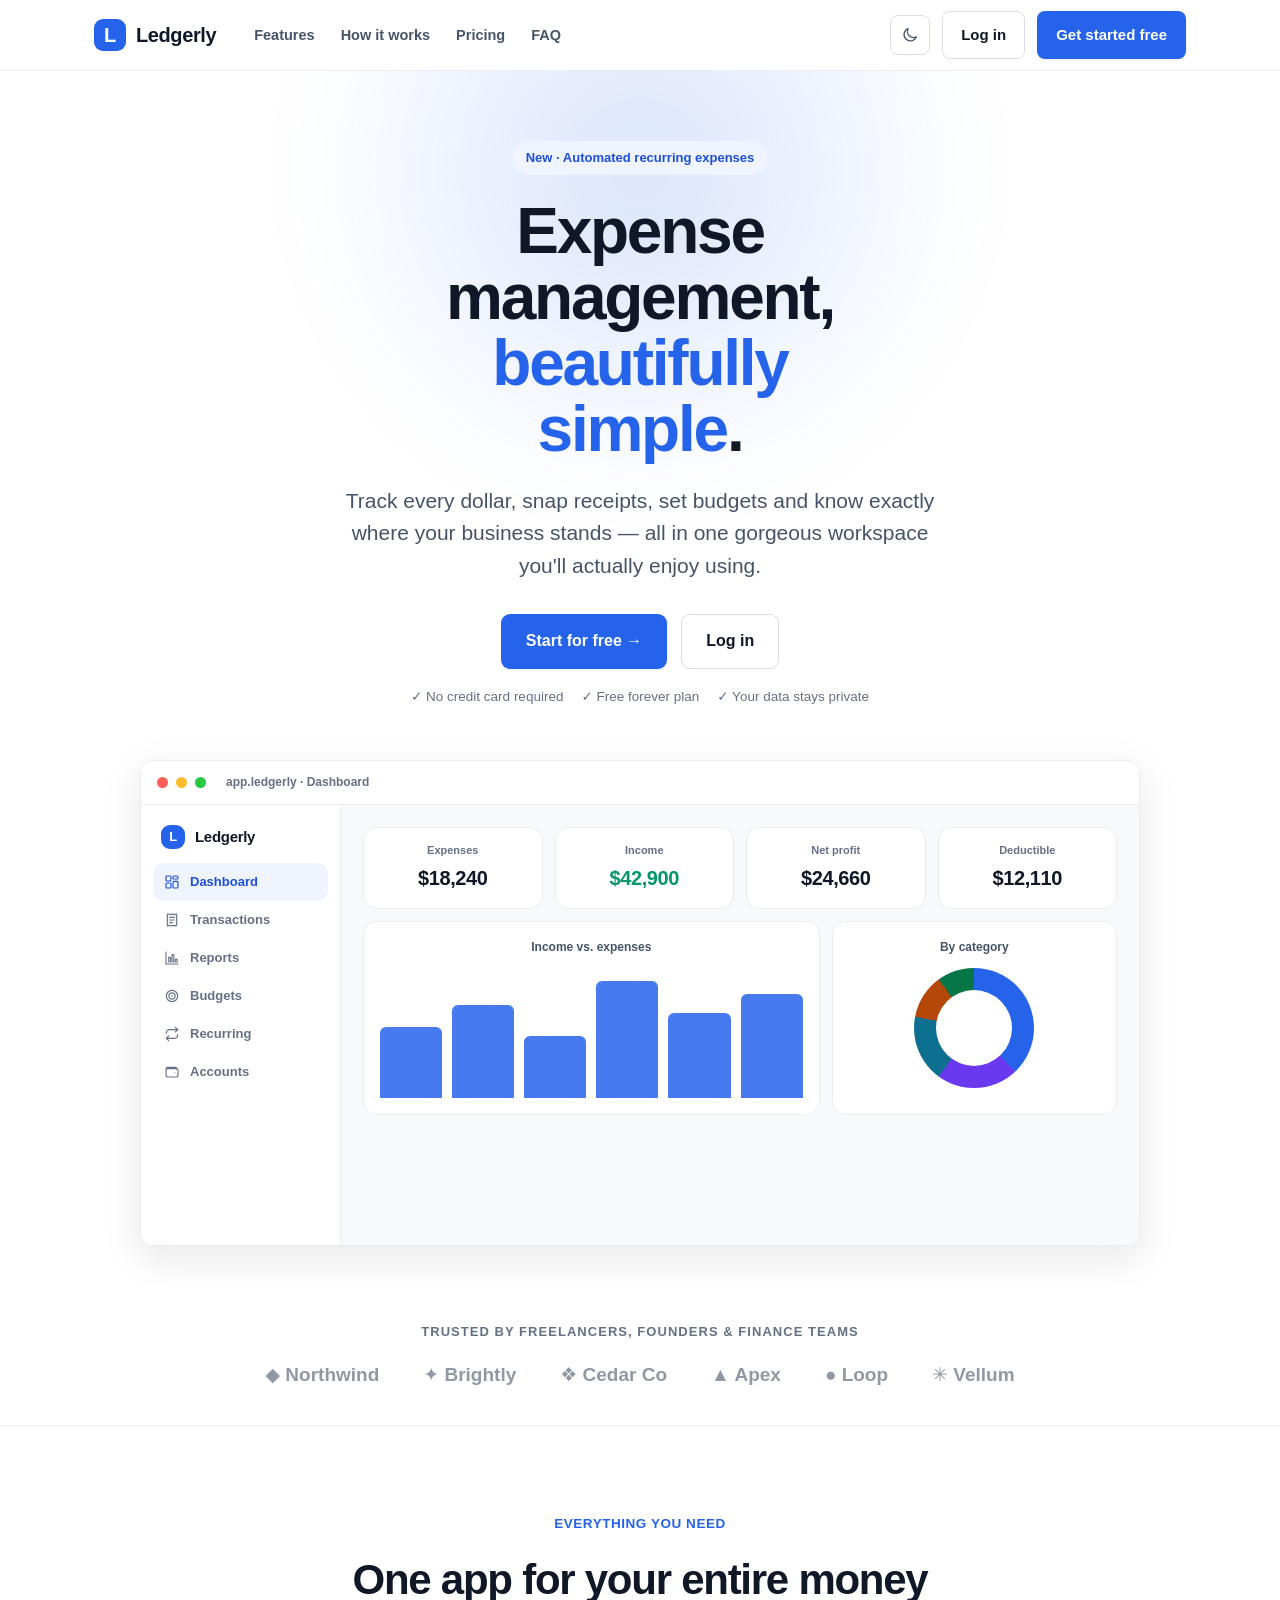
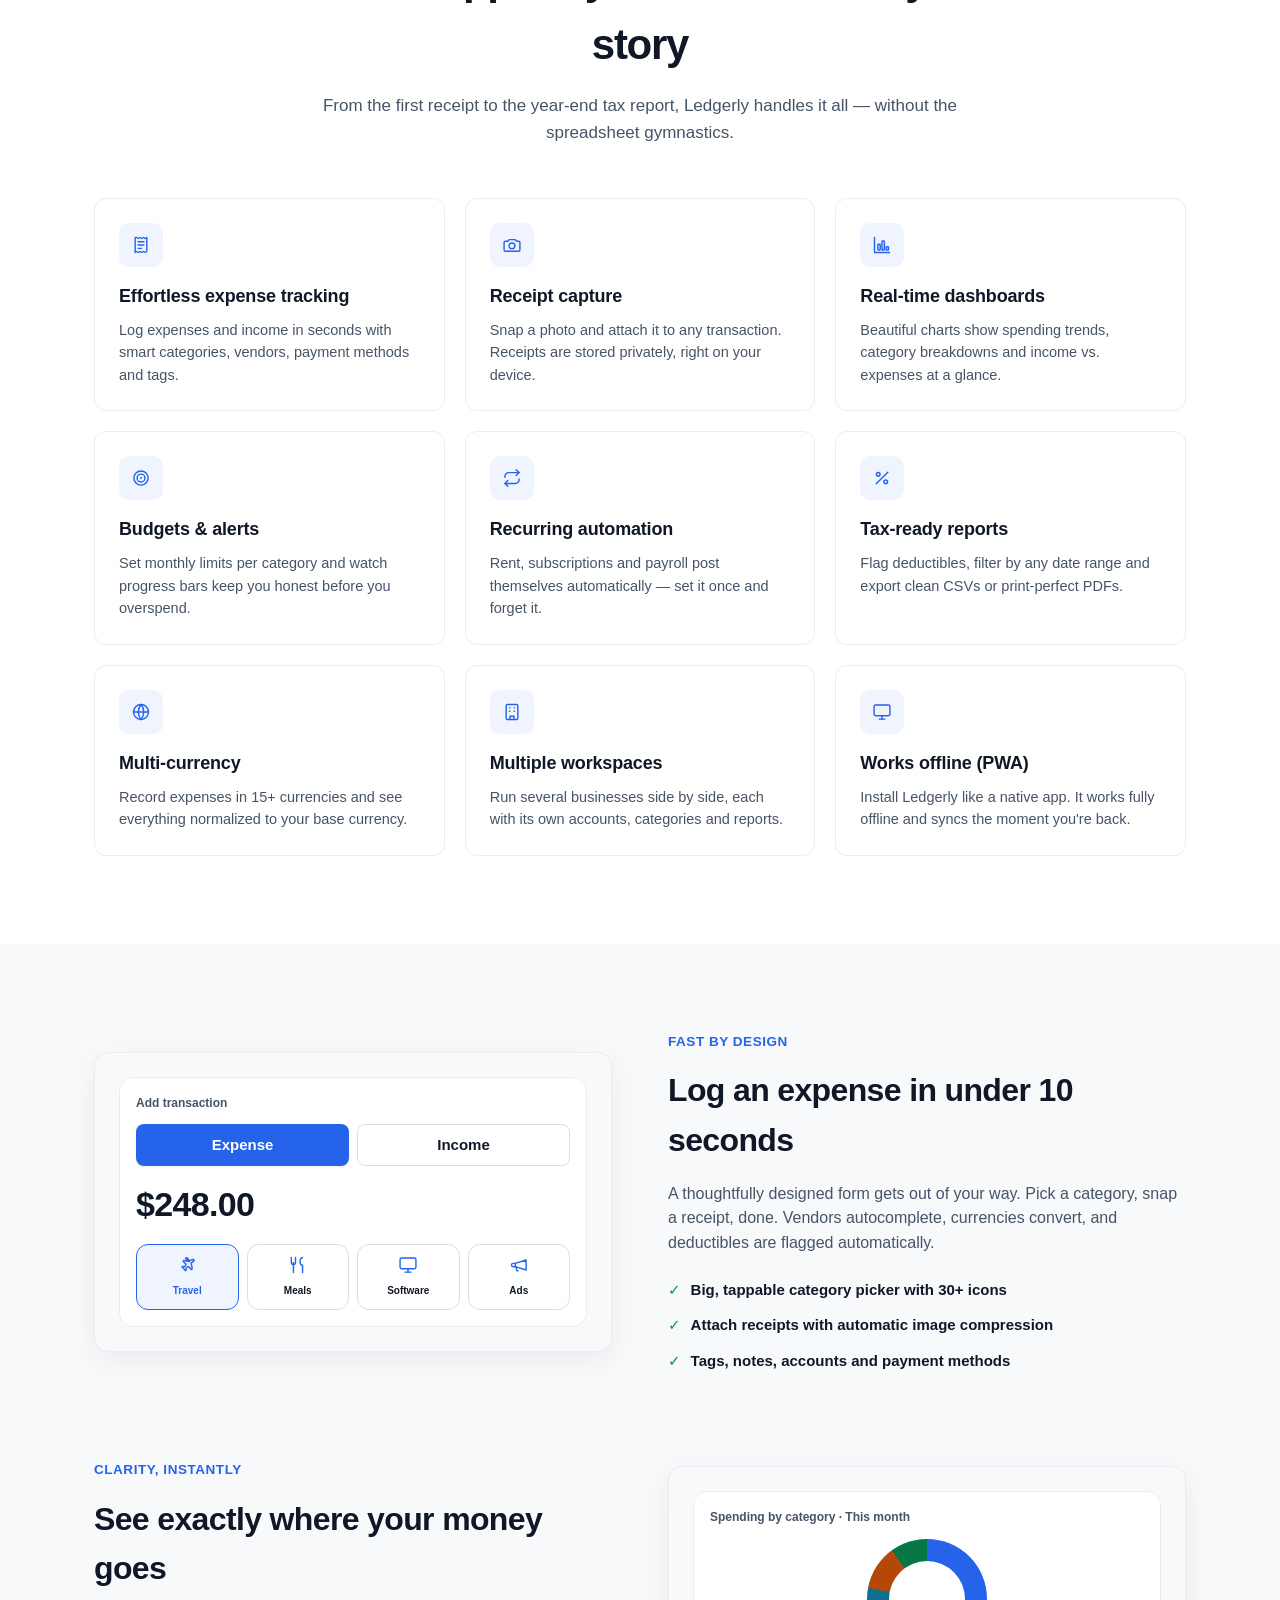
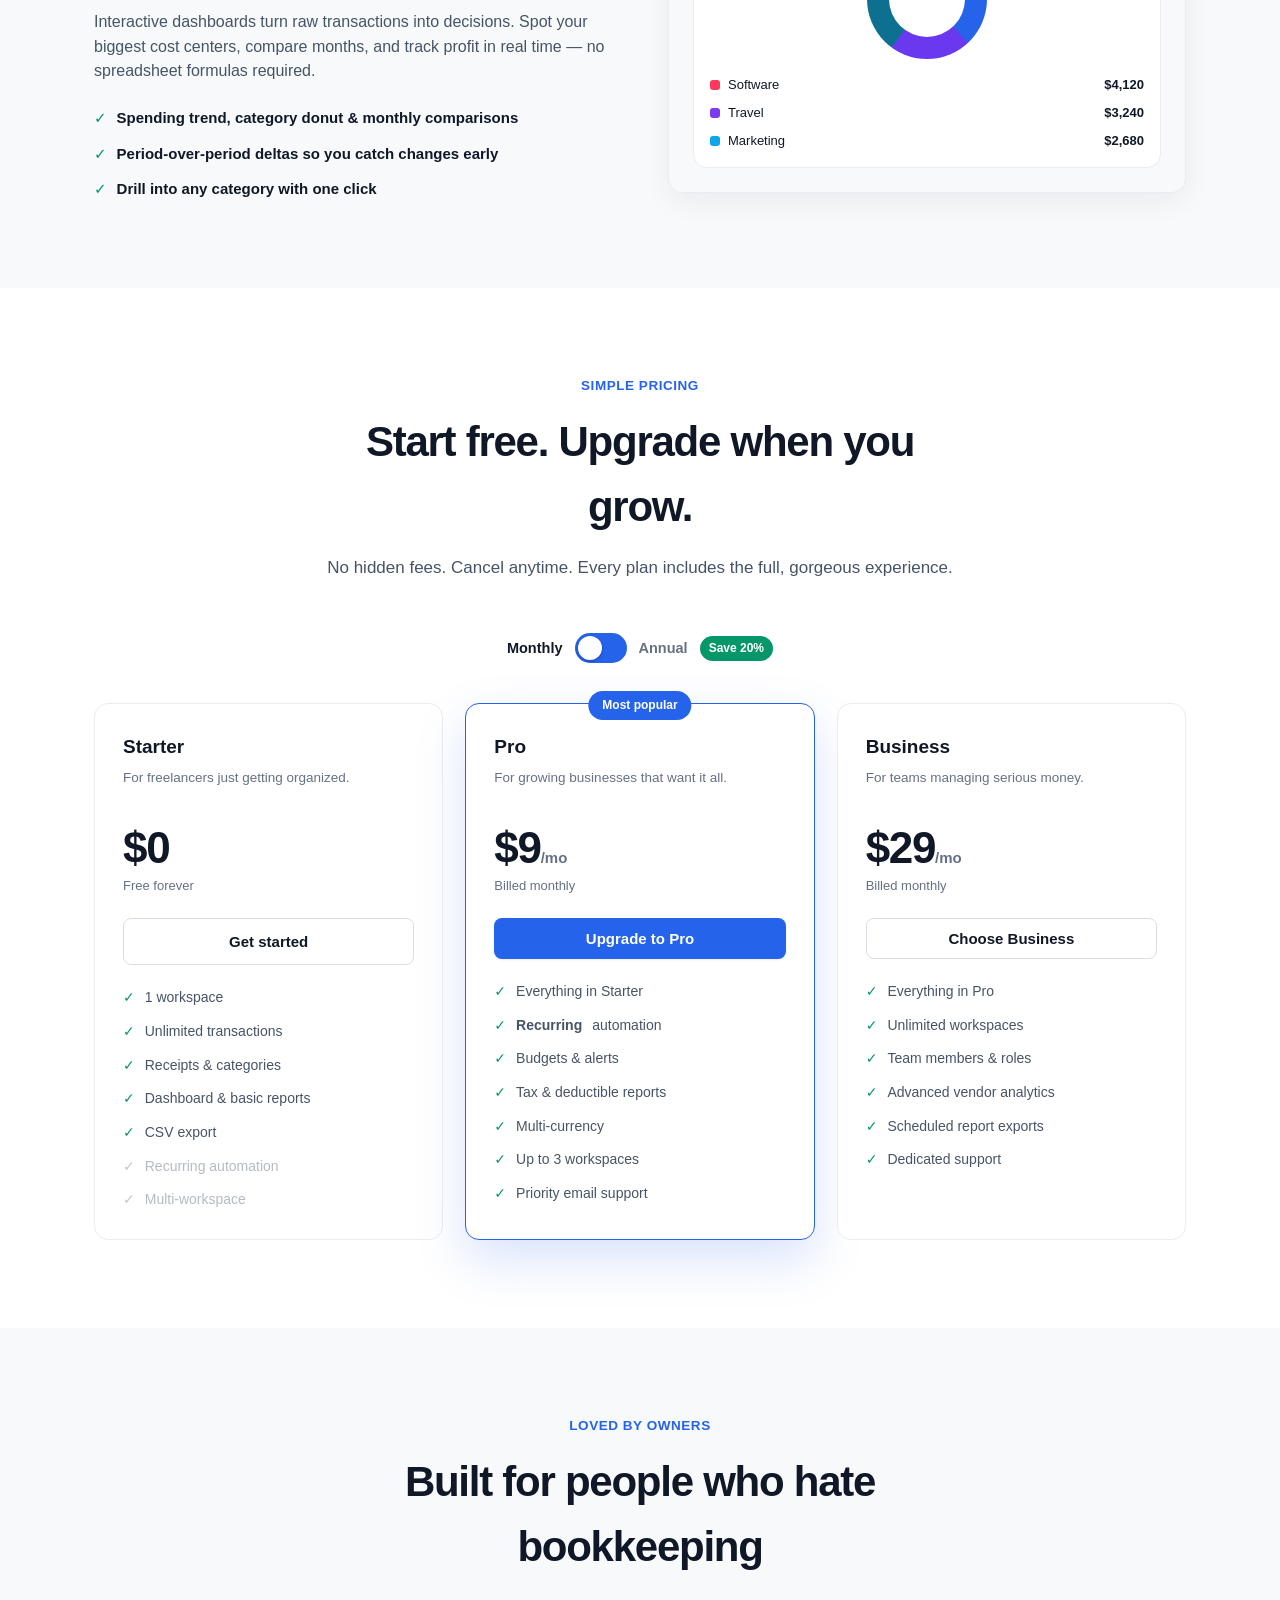
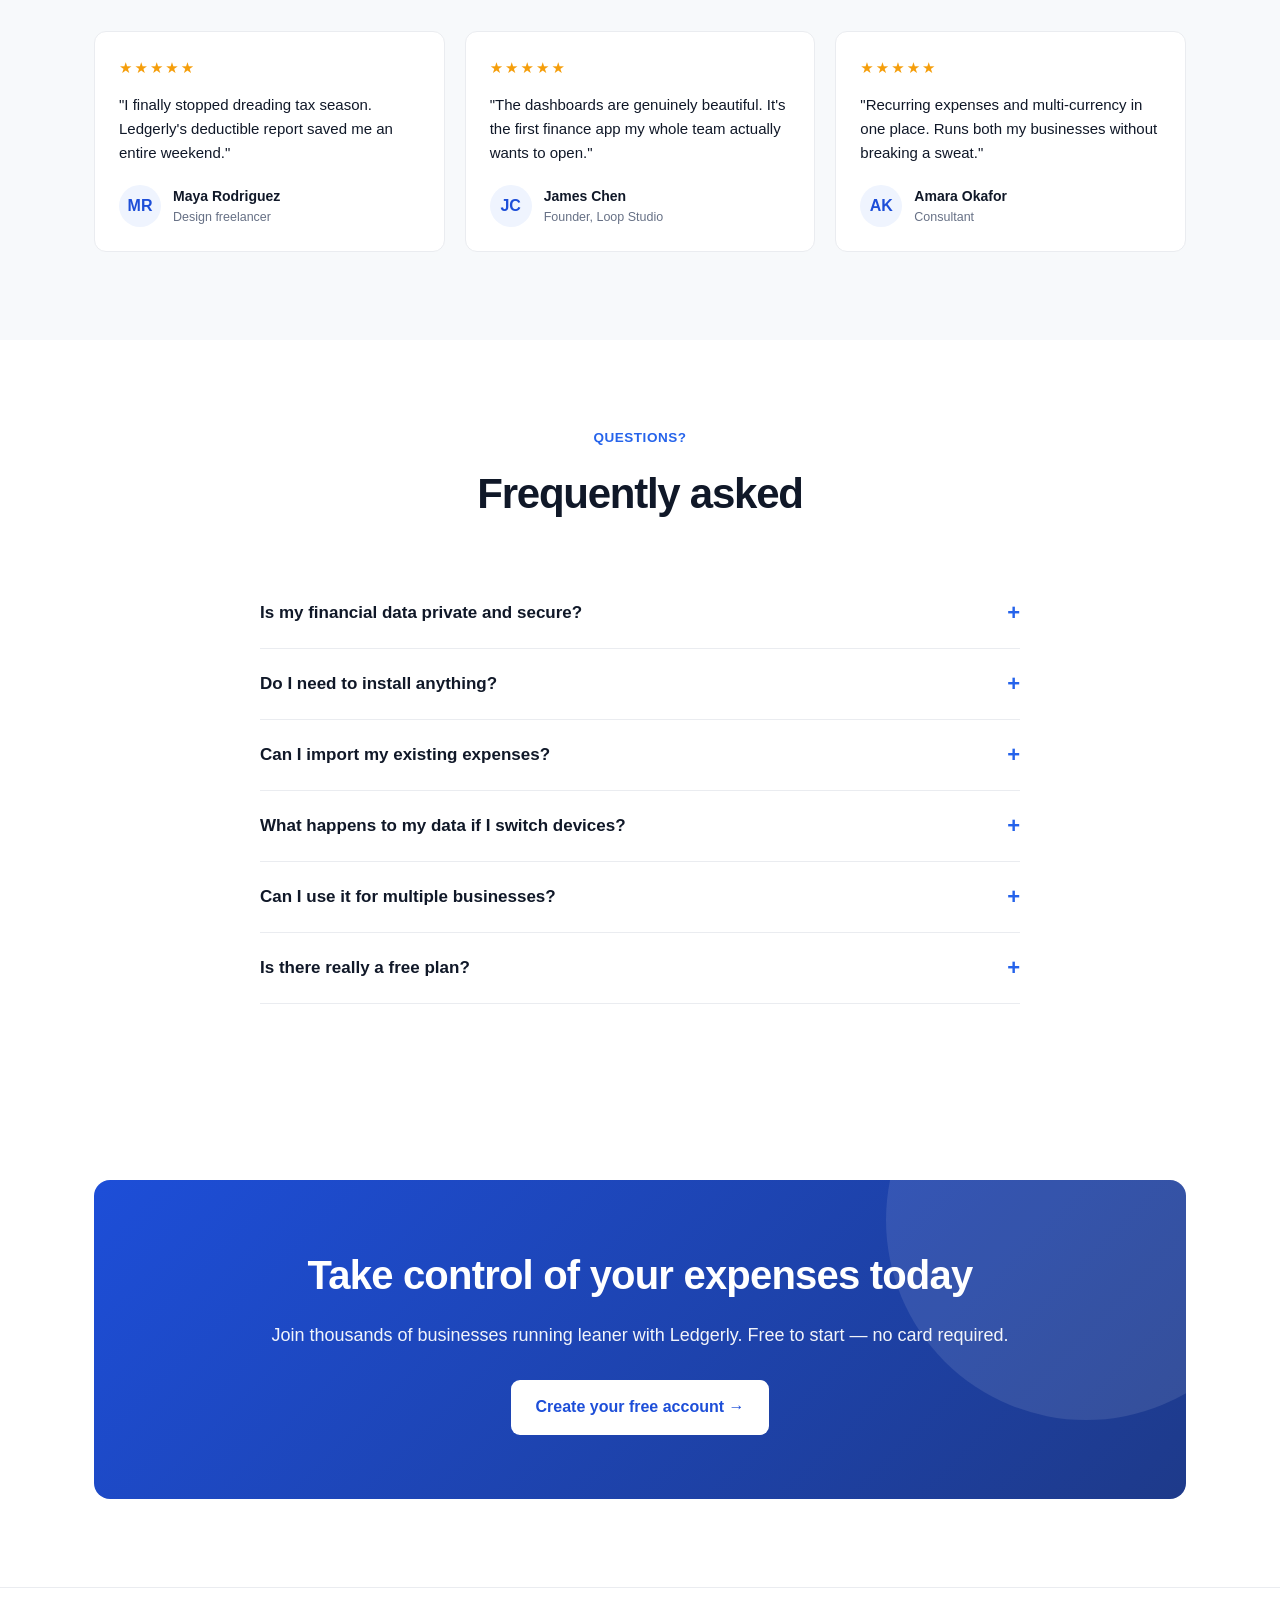
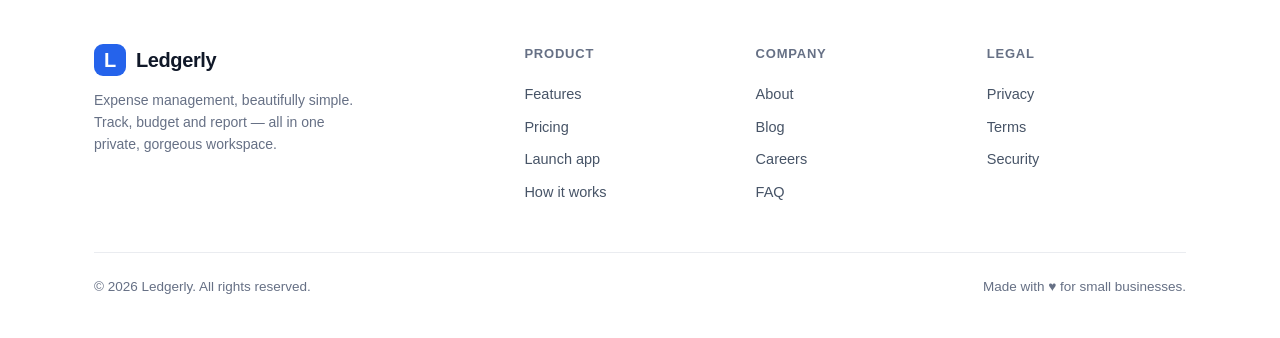
<file: index.html>
<!DOCTYPE html>
<html lang="en">
<head>
<meta charset="UTF-8" />
<meta name="viewport" content="width=device-width, initial-scale=1.0" />
<title>Ledgerly — Expense management, beautifully simple</title>
<meta name="description" content="Ledgerly is the beautifully simple way to track business expenses, capture receipts, set budgets and export tax-ready reports. Free to start." />
<meta name="theme-color" content="#FFFFFF" />
<meta property="og:title" content="Ledgerly — Expense management, beautifully simple" />
<meta property="og:description" content="Track expenses, capture receipts, set budgets and export tax-ready reports." />
<meta property="og:type" content="website" />
<link rel="icon" href="icons/icon.svg" type="image/svg+xml" />
<link rel="apple-touch-icon" href="icons/icon-192.png" />
<link rel="manifest" href="manifest.webmanifest" />
<link rel="stylesheet" href="assets/css/landing.css" />
<script src="assets/js/icons.js"></script>
</head>
<body>

<!-- NAV -->
<header class="nav">
  <div class="container nav__in">
    <a class="logo" href="#top"><span class="logo__mark">L</span>Ledgerly</a>
    <nav class="nav__links">
      <a href="#features">Features</a>
      <a href="#how">How it works</a>
      <a href="#pricing">Pricing</a>
      <a href="#faq">FAQ</a>
      <a href="app/#login" class="nav__cta-m">Log in</a>
      <a href="app/#signup" class="nav__cta-m nav__cta-m--primary">Get started free</a>
    </nav>
    <div class="nav__right">
      <button class="iconbtn" id="themeBtn" aria-label="Toggle theme"></button>
      <a class="btn btn--ghost" href="app/#login">Log in</a>
      <a class="btn btn--primary" href="app/#signup">Get started free</a>
    </div>
    <button class="iconbtn nav__toggle" id="navToggle" aria-label="Menu" data-ic="menu"></button>
  </div>
</header>

<div id="top"></div>

<!-- HERO -->
<section class="hero">
  <div class="hero__glow"></div>
  <div class="container hero__in">
    <span class="badge">New · Automated recurring expenses</span>
    <h1>Expense management, <span class="grad">beautifully simple</span>.</h1>
    <p class="sub">Track every dollar, snap receipts, set budgets and know exactly where your business stands — all in one gorgeous workspace you'll actually enjoy using.</p>
    <div class="hero__cta">
      <a class="btn btn--primary btn--lg" href="app/#signup">Start for free →</a>
      <a class="btn btn--ghost btn--lg" href="app/#login">Log in</a>
    </div>
    <div class="hero__meta">
      <span>✓ No credit card required</span>
      <span>✓ Free forever plan</span>
      <span>✓ Your data stays private</span>
    </div>

    <!-- PRODUCT MOCKUP -->
    <div class="mockup" aria-hidden="true">
      <div class="mockup__bar">
        <span class="mockup__dot" style="background:#FF5F57"></span>
        <span class="mockup__dot" style="background:#FEBC2E"></span>
        <span class="mockup__dot" style="background:#28C840"></span>
        <span style="margin-left:12px;font-size:12px;color:var(--ink-3);font-weight:600">app.ledgerly · Dashboard</span>
      </div>
      <div class="mockup__body">
        <div class="mockup__side">
          <div class="logo" style="font-size:15px;padding:4px 8px 14px"><span class="logo__mark" style="width:24px;height:24px;font-size:13px">L</span>Ledgerly</div>
          <div class="mockup__navitem on"><span data-ic="dashboard"></span> Dashboard</div>
          <div class="mockup__navitem"><span data-ic="receipt"></span> Transactions</div>
          <div class="mockup__navitem"><span data-ic="chart"></span> Reports</div>
          <div class="mockup__navitem"><span data-ic="target"></span> Budgets</div>
          <div class="mockup__navitem"><span data-ic="repeat"></span> Recurring</div>
          <div class="mockup__navitem"><span data-ic="wallet"></span> Accounts</div>
        </div>
        <div class="mockup__main">
          <div class="mk-stats">
            <div class="mk-stat"><div class="lbl">Expenses</div><div class="val">$18,240</div></div>
            <div class="mk-stat"><div class="lbl">Income</div><div class="val" style="color:var(--income)">$42,900</div></div>
            <div class="mk-stat"><div class="lbl">Net profit</div><div class="val">$24,660</div></div>
            <div class="mk-stat"><div class="lbl">Deductible</div><div class="val">$12,110</div></div>
          </div>
          <div class="mk-row">
            <div class="mk-card">
              <div class="mk-title">Income vs. expenses</div>
              <div class="mk-bars">
                <div class="mk-bar" style="height:55%"></div>
                <div class="mk-bar" style="height:72%"></div>
                <div class="mk-bar" style="height:48%"></div>
                <div class="mk-bar" style="height:90%"></div>
                <div class="mk-bar" style="height:66%"></div>
                <div class="mk-bar" style="height:80%"></div>
              </div>
            </div>
            <div class="mk-card">
              <div class="mk-title">By category</div>
              <div class="mk-donut"></div>
            </div>
          </div>
        </div>
      </div>
    </div>
  </div>
</section>

<!-- TRUST -->
<div class="trust">
  <div class="container">
    <p>Trusted by freelancers, founders & finance teams</p>
    <div class="trust__row">
      <span>◆ Northwind</span><span>✦ Brightly</span><span>❖ Cedar&nbsp;Co</span><span>▲ Apex</span><span>● Loop</span><span>✳ Vellum</span>
    </div>
  </div>
</div>

<!-- FEATURES -->
<section id="features">
  <div class="container">
    <div class="section-head">
      <div class="eyebrow">Everything you need</div>
      <h2>One app for your entire money story</h2>
      <p>From the first receipt to the year-end tax report, Ledgerly handles it all — without the spreadsheet gymnastics.</p>
    </div>
    <div class="features">
      <div class="feature"><div class="feature__ic" data-ic="receipt"></div><h3>Effortless expense tracking</h3><p>Log expenses and income in seconds with smart categories, vendors, payment methods and tags.</p></div>
      <div class="feature"><div class="feature__ic" data-ic="camera"></div><h3>Receipt capture</h3><p>Snap a photo and attach it to any transaction. Receipts are stored privately, right on your device.</p></div>
      <div class="feature"><div class="feature__ic" data-ic="chart"></div><h3>Real-time dashboards</h3><p>Beautiful charts show spending trends, category breakdowns and income vs. expenses at a glance.</p></div>
      <div class="feature"><div class="feature__ic" data-ic="target"></div><h3>Budgets & alerts</h3><p>Set monthly limits per category and watch progress bars keep you honest before you overspend.</p></div>
      <div class="feature"><div class="feature__ic" data-ic="repeat"></div><h3>Recurring automation</h3><p>Rent, subscriptions and payroll post themselves automatically — set it once and forget it.</p></div>
      <div class="feature"><div class="feature__ic" data-ic="percent"></div><h3>Tax-ready reports</h3><p>Flag deductibles, filter by any date range and export clean CSVs or print-perfect PDFs.</p></div>
      <div class="feature"><div class="feature__ic" data-ic="globe"></div><h3>Multi-currency</h3><p>Record expenses in 15+ currencies and see everything normalized to your base currency.</p></div>
      <div class="feature"><div class="feature__ic" data-ic="building"></div><h3>Multiple workspaces</h3><p>Run several businesses side by side, each with its own accounts, categories and reports.</p></div>
      <div class="feature"><div class="feature__ic" data-ic="monitor"></div><h3>Works offline (PWA)</h3><p>Install Ledgerly like a native app. It works fully offline and syncs the moment you're back.</p></div>
    </div>
  </div>
</section>

<!-- HOW IT WORKS / SPLITS -->
<section id="how" class="bg-soft">
  <div class="container">
    <div class="split">
      <div class="split__media">
        <div class="mk-card">
          <div class="mk-title">Add transaction</div>
          <div style="display:flex;gap:8px;margin-bottom:12px"><span class="btn btn--primary" style="flex:1;padding:8px">Expense</span><span class="btn btn--ghost" style="flex:1;padding:8px">Income</span></div>
          <div style="font-size:34px;font-weight:800;letter-spacing:-.02em">$248.00</div>
          <div style="display:grid;grid-template-columns:repeat(4,1fr);gap:8px;margin-top:14px">
            <div style="text-align:center;padding:10px 4px;border:1.5px solid var(--accent);border-radius:12px;background:var(--accent-soft);color:var(--accent)"><span data-ic="plane"></span><div style="font-size:10px;font-weight:600">Travel</div></div>
            <div style="text-align:center;padding:10px 4px;border:1.5px solid var(--line-2);border-radius:12px"><span data-ic="utensils"></span><div style="font-size:10px;font-weight:600">Meals</div></div>
            <div style="text-align:center;padding:10px 4px;border:1.5px solid var(--line-2);border-radius:12px"><span data-ic="monitor"></span><div style="font-size:10px;font-weight:600">Software</div></div>
            <div style="text-align:center;padding:10px 4px;border:1.5px solid var(--line-2);border-radius:12px"><span data-ic="megaphone"></span><div style="font-size:10px;font-weight:600">Ads</div></div>
          </div>
        </div>
      </div>
      <div>
        <div class="eyebrow">Fast by design</div>
        <h3>Log an expense in under 10 seconds</h3>
        <p>A thoughtfully designed form gets out of your way. Pick a category, snap a receipt, done. Vendors autocomplete, currencies convert, and deductibles are flagged automatically.</p>
        <ul>
          <li><span class="ck">✓</span> Big, tappable category picker with 30+ icons</li>
          <li><span class="ck">✓</span> Attach receipts with automatic image compression</li>
          <li><span class="ck">✓</span> Tags, notes, accounts and payment methods</li>
        </ul>
      </div>
    </div>

    <div class="split split--rev" style="margin-top:88px">
      <div class="split__media">
        <div class="mk-card">
          <div class="mk-title">Spending by category · This month</div>
          <div class="mk-donut" style="margin:10px auto 16px"></div>
          <div style="display:flex;flex-direction:column;gap:8px">
            <div style="display:flex;align-items:center;gap:8px;font-size:13px"><span style="width:10px;height:10px;border-radius:3px;background:#FF385C"></span>Software<span style="margin-left:auto;font-weight:700">$4,120</span></div>
            <div style="display:flex;align-items:center;gap:8px;font-size:13px"><span style="width:10px;height:10px;border-radius:3px;background:#7C3AED"></span>Travel<span style="margin-left:auto;font-weight:700">$3,240</span></div>
            <div style="display:flex;align-items:center;gap:8px;font-size:13px"><span style="width:10px;height:10px;border-radius:3px;background:#0EA5E9"></span>Marketing<span style="margin-left:auto;font-weight:700">$2,680</span></div>
          </div>
        </div>
      </div>
      <div>
        <div class="eyebrow">Clarity, instantly</div>
        <h3>See exactly where your money goes</h3>
        <p>Interactive dashboards turn raw transactions into decisions. Spot your biggest cost centers, compare months, and track profit in real time — no spreadsheet formulas required.</p>
        <ul>
          <li><span class="ck">✓</span> Spending trend, category donut & monthly comparisons</li>
          <li><span class="ck">✓</span> Period-over-period deltas so you catch changes early</li>
          <li><span class="ck">✓</span> Drill into any category with one click</li>
        </ul>
      </div>
    </div>
  </div>
</section>

<!-- PRICING -->
<section id="pricing">
  <div class="container">
    <div class="section-head">
      <div class="eyebrow">Simple pricing</div>
      <h2>Start free. Upgrade when you grow.</h2>
      <p>No hidden fees. Cancel anytime. Every plan includes the full, gorgeous experience.</p>
    </div>
    <div class="toggle-wrap">
      <span id="lblMonthly" style="color:var(--ink)">Monthly</span>
      <label class="switch"><input type="checkbox" id="billToggle" /><span class="tr"></span><span class="kn"></span></label>
      <span id="lblAnnual" style="color:var(--ink-3)">Annual</span>
      <span class="save-badge">Save 20%</span>
    </div>
    <div class="plans">
      <div class="plan">
        <h3>Starter</h3>
        <div class="plan__desc">For freelancers just getting organized.</div>
        <div class="plan__price">$0</div>
        <div class="plan__per">Free forever</div>
        <a class="btn btn--ghost plan__cta" href="app/#signup">Get started</a>
        <ul>
          <li><span class="ck">✓</span> 1 workspace</li>
          <li><span class="ck">✓</span> Unlimited transactions</li>
          <li><span class="ck">✓</span> Receipts & categories</li>
          <li><span class="ck">✓</span> Dashboard & basic reports</li>
          <li><span class="ck">✓</span> CSV export</li>
          <li class="off"><span class="ck">✓</span> Recurring automation</li>
          <li class="off"><span class="ck">✓</span> Multi-workspace</li>
        </ul>
      </div>
      <div class="plan plan--pop">
        <div class="plan__tag">Most popular</div>
        <h3>Pro</h3>
        <div class="plan__desc">For growing businesses that want it all.</div>
        <div class="plan__price"><span data-monthly>$9</span><span data-annual style="display:none">$7</span><small>/mo</small></div>
        <div class="plan__per"><span data-monthly>Billed monthly</span><span data-annual style="display:none">$84 billed annually</span></div>
        <button class="btn btn--primary plan__cta" data-checkout data-plan="Pro">Upgrade to Pro</button>
        <ul>
          <li><span class="ck">✓</span> Everything in Starter</li>
          <li><span class="ck">✓</span> <strong>Recurring</strong> automation</li>
          <li><span class="ck">✓</span> Budgets & alerts</li>
          <li><span class="ck">✓</span> Tax & deductible reports</li>
          <li><span class="ck">✓</span> Multi-currency</li>
          <li><span class="ck">✓</span> Up to 3 workspaces</li>
          <li><span class="ck">✓</span> Priority email support</li>
        </ul>
      </div>
      <div class="plan">
        <h3>Business</h3>
        <div class="plan__desc">For teams managing serious money.</div>
        <div class="plan__price"><span data-monthly>$29</span><span data-annual style="display:none">$23</span><small>/mo</small></div>
        <div class="plan__per"><span data-monthly>Billed monthly</span><span data-annual style="display:none">$276 billed annually</span></div>
        <button class="btn btn--ghost plan__cta" data-checkout data-plan="Business">Choose Business</button>
        <ul>
          <li><span class="ck">✓</span> Everything in Pro</li>
          <li><span class="ck">✓</span> Unlimited workspaces</li>
          <li><span class="ck">✓</span> Team members & roles</li>
          <li><span class="ck">✓</span> Advanced vendor analytics</li>
          <li><span class="ck">✓</span> Scheduled report exports</li>
          <li><span class="ck">✓</span> Dedicated support</li>
        </ul>
      </div>
    </div>
  </div>
</section>

<!-- TESTIMONIALS -->
<section class="bg-soft">
  <div class="container">
    <div class="section-head">
      <div class="eyebrow">Loved by owners</div>
      <h2>Built for people who hate bookkeeping</h2>
    </div>
    <div class="quotes">
      <div class="quote"><div class="quote__stars">★★★★★</div><p>"I finally stopped dreading tax season. Ledgerly's deductible report saved me an entire weekend."</p><div class="quote__who"><div class="quote__ava">MR</div><div><div class="quote__name">Maya Rodriguez</div><div class="quote__role">Design freelancer</div></div></div></div>
      <div class="quote"><div class="quote__stars">★★★★★</div><p>"The dashboards are genuinely beautiful. It's the first finance app my whole team actually wants to open."</p><div class="quote__who"><div class="quote__ava">JC</div><div><div class="quote__name">James Chen</div><div class="quote__role">Founder, Loop Studio</div></div></div></div>
      <div class="quote"><div class="quote__stars">★★★★★</div><p>"Recurring expenses and multi-currency in one place. Runs both my businesses without breaking a sweat."</p><div class="quote__who"><div class="quote__ava">AK</div><div><div class="quote__name">Amara Okafor</div><div class="quote__role">Consultant</div></div></div></div>
    </div>
  </div>
</section>

<!-- FAQ -->
<section id="faq">
  <div class="container">
    <div class="section-head"><div class="eyebrow">Questions?</div><h2>Frequently asked</h2></div>
    <div class="faq">
      <div class="faq__item"><button class="faq__q">Is my financial data private and secure?<span class="pm">+</span></button><div class="faq__a"><p>Absolutely. Ledgerly stores everything locally in your browser using IndexedDB — your transactions and receipts never leave your device unless you choose to export a backup. There's no central server holding your books.</p></div></div>
      <div class="faq__item"><button class="faq__q">Do I need to install anything?<span class="pm">+</span></button><div class="faq__a"><p>No. Ledgerly runs in any modern browser. If you'd like an app-like experience, you can install it to your home screen as a Progressive Web App — it then works fully offline.</p></div></div>
      <div class="faq__item"><button class="faq__q">Can I import my existing expenses?<span class="pm">+</span></button><div class="faq__a"><p>Yes. Head to Settings → Data & backup and import a CSV of your transactions, or restore a full JSON backup. We'll map common columns like date, amount, vendor and category automatically.</p></div></div>
      <div class="faq__item"><button class="faq__q">What happens to my data if I switch devices?<span class="pm">+</span></button><div class="faq__a"><p>Export a backup file from Settings on your old device and import it on the new one. It's a portable JSON file that contains all your workspaces, transactions and settings.</p></div></div>
      <div class="faq__item"><button class="faq__q">Can I use it for multiple businesses?<span class="pm">+</span></button><div class="faq__a"><p>Yes — create as many workspaces as your plan allows, each fully isolated with its own accounts, categories, budgets and reports. Switch between them instantly from the sidebar.</p></div></div>
      <div class="faq__item"><button class="faq__q">Is there really a free plan?<span class="pm">+</span></button><div class="faq__a"><p>Yes, the Starter plan is free forever and includes unlimited transactions, receipts and the full dashboard. Upgrade only when you want automation, budgets and multiple workspaces.</p></div></div>
    </div>
  </div>
</section>

<!-- CTA -->
<section>
  <div class="container">
    <div class="cta-band">
      <h2>Take control of your expenses today</h2>
      <p>Join thousands of businesses running leaner with Ledgerly. Free to start — no card required.</p>
      <a class="btn btn--white btn--lg" href="app/#signup" style="position:relative">Create your free account →</a>
    </div>
  </div>
</section>

<!-- FOOTER -->
<footer>
  <div class="container">
    <div class="foot__grid">
      <div class="foot__brand">
        <a class="logo" href="#top"><span class="logo__mark">L</span>Ledgerly</a>
        <p>Expense management, beautifully simple. Track, budget and report — all in one private, gorgeous workspace.</p>
      </div>
      <div class="foot__col"><h4>Product</h4><a href="#features">Features</a><a href="#pricing">Pricing</a><a href="app/">Launch app</a><a href="#how">How it works</a></div>
      <div class="foot__col"><h4>Company</h4><a href="#">About</a><a href="#">Blog</a><a href="#">Careers</a><a href="#faq">FAQ</a></div>
      <div class="foot__col"><h4>Legal</h4><a href="#">Privacy</a><a href="#">Terms</a><a href="#">Security</a></div>
    </div>
    <div class="foot__bottom">
      <span>© <span id="year"></span> Ledgerly. All rights reserved.</span>
      <span>Made with ♥ for small businesses.</span>
    </div>
  </div>
</footer>

<script>
(function () {
  try { document.querySelectorAll('[data-ic]').forEach(function(e){ e.innerHTML = L.icon(e.getAttribute('data-ic'), { size: 20 }); }); } catch(_) {}
  // theme
  function setTheme(t){ document.documentElement.setAttribute('data-theme', t); localStorage.setItem('ledgerly.theme', t); document.getElementById('themeBtn').innerHTML = t === 'dark' ? L.icon('sun',{size:18}) : L.icon('moon',{size:18}); document.querySelector('meta[name=theme-color]').setAttribute('content', t==='dark'?'#0B0F17':'#FFFFFF'); }
  var saved = localStorage.getItem('ledgerly.theme') || (matchMedia('(prefers-color-scheme: dark)').matches ? 'dark' : 'light');
  setTheme(saved);
  document.getElementById('themeBtn').onclick = function(){ setTheme(document.documentElement.getAttribute('data-theme') === 'dark' ? 'light' : 'dark'); };

  // year
  document.getElementById('year').textContent = new Date().getFullYear();

  // mobile nav
  document.getElementById('navToggle').onclick = function(){
    var links = document.querySelector('.nav__links');
    if (getComputedStyle(links).display === 'none') { links.style.display='flex'; links.style.position='absolute'; links.style.top='70px'; links.style.left='0'; links.style.right='0'; links.style.flexDirection='column'; links.style.background='var(--bg)'; links.style.padding='16px 24px'; links.style.borderBottom='1px solid var(--line)'; links.style.gap='4px'; }
    else { links.style.display='none'; }
  };
  document.querySelectorAll('.nav__links a').forEach(function(a){ a.addEventListener('click', function(){ if(window.innerWidth<=900){ document.querySelector('.nav__links').style.display='none'; } }); });

  // billing toggle
  var toggle = document.getElementById('billToggle');
  toggle.onchange = function(){
    var annual = toggle.checked;
    document.querySelectorAll('[data-monthly]').forEach(function(e){ e.style.display = annual ? 'none' : ''; });
    document.querySelectorAll('[data-annual]').forEach(function(e){ e.style.display = annual ? '' : 'none'; });
    document.getElementById('lblMonthly').style.color = annual ? 'var(--ink-3)' : 'var(--ink)';
    document.getElementById('lblAnnual').style.color = annual ? 'var(--ink)' : 'var(--ink-3)';
  };

  // FAQ
  document.querySelectorAll('.faq__q').forEach(function(q){
    q.onclick = function(){ q.parentElement.classList.toggle('open'); };
  });

  // Checkout (simulated — ready to swap in Stripe)
  var prices = { Pro: {m:9, a:84}, Business: {m:29, a:276} };
  function openCheckout(plan){
    var annual = toggle.checked;
    var price = annual ? '$' + prices[plan].a + '/yr' : '$' + prices[plan].m + '/mo';
    var overlay = document.createElement('div');
    overlay.className = 'co-overlay';
    overlay.innerHTML =
      '<div class="co">'+
        '<div class="co__head"><h3>Upgrade to '+plan+'</h3><button class="co__x">&times;</button></div>'+
        '<div class="co__body">'+
          '<div class="co__summary"><div><div style="font-weight:700">'+plan+' plan</div><div style="font-size:12.5px;color:var(--ink-3)">'+(annual?'Annual billing':'Monthly billing')+'</div></div><div style="font-size:22px;font-weight:800">'+price+'</div></div>'+
          '<div class="co__field"><label>Email</label><input type="email" placeholder="you@company.com" /></div>'+
          '<div class="co__field"><label>Card number</label><input inputmode="numeric" placeholder="4242 4242 4242 4242" /></div>'+
          '<div style="display:grid;grid-template-columns:1fr 1fr;gap:12px">'+
            '<div class="co__field"><label>Expiry</label><input placeholder="MM / YY" /></div>'+
            '<div class="co__field"><label>CVC</label><input placeholder="123" /></div>'+
          '</div>'+
          '<button class="btn btn--primary btn--lg" style="width:100%;margin-top:6px" id="coPay">Pay '+price+'</button>'+
          '<div class="co__note">This is a demo checkout. No card is charged. Connect Stripe to accept real payments.</div>'+
        '</div>'+
      '</div>';
    document.body.appendChild(overlay);
    document.body.style.overflow='hidden';
    requestAnimationFrame(function(){ overlay.classList.add('on'); });
    function close(){ overlay.classList.remove('on'); document.body.style.overflow=''; setTimeout(function(){ overlay.remove(); }, 220); }
    overlay.querySelector('.co__x').onclick = close;
    overlay.addEventListener('mousedown', function(e){ if(e.target===overlay) close(); });
    overlay.querySelector('#coPay').onclick = function(){
      var btn = overlay.querySelector('#coPay'); btn.textContent='Processing…'; btn.disabled=true;
      setTimeout(function(){
        overlay.querySelector('.co__body').innerHTML =
          '<div style="text-align:center;padding:20px 0">'+
            '<div style="width:64px;height:64px;border-radius:50%;background:#DCFCE7;color:#16A34A;font-size:32px;display:grid;place-items:center;margin:0 auto 16px">✓</div>'+
            '<h3 style="margin:0 0 6px;font-size:20px">You\'re all set!</h3>'+
            '<p style="color:var(--ink-3);margin:0 0 20px">Welcome to Ledgerly '+plan+'. Let\'s get you into your workspace.</p>'+
            '<a class="btn btn--primary btn--lg" style="width:100%" href="app/#signup">Open Ledgerly →</a>'+
          '</div>';
      }, 1100);
    };
  }
  document.querySelectorAll('[data-checkout]').forEach(function(b){
    b.onclick = function(){ openCheckout(b.getAttribute('data-plan')); };
  });

  // register SW
  if ('serviceWorker' in navigator) { navigator.serviceWorker.register('sw.js').catch(function(){}); }
})();
</script>
</body>
</html>
</file>
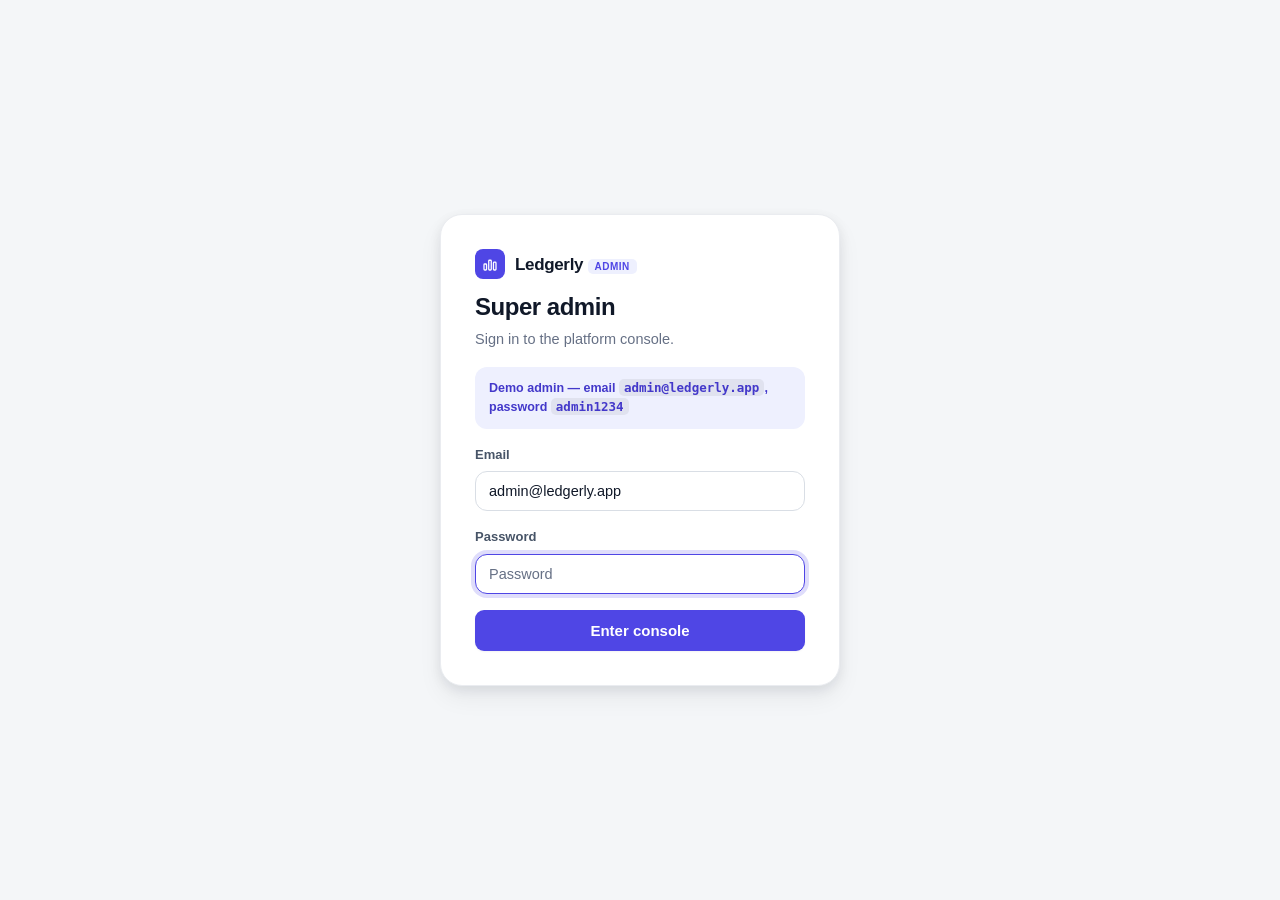
<file: admin/index.html>
<!DOCTYPE html>
<html lang="en">
<head>
  <meta charset="UTF-8" />
  <meta name="viewport" content="width=device-width, initial-scale=1.0, viewport-fit=cover" />
  <title>Ledgerly — Admin Console</title>
  <meta name="theme-color" content="#7C3AED" />
  <meta name="robots" content="noindex" />
  <link rel="icon" href="../icons/icon.svg" type="image/svg+xml" />
  <link rel="stylesheet" href="../assets/css/app.css" />
  <link rel="stylesheet" href="../assets/css/admin.css" />
  <style>
    #splash { position: fixed; inset: 0; display: grid; place-items: center; background: var(--bg); z-index: 999; }
  </style>
</head>
<body>
  <div id="splash"><div class="spinner"></div></div>
  <div id="admin-root"></div>

  <script src="../assets/js/util.js"></script>
  <script src="../assets/js/icons.js"></script>
  <script src="../assets/js/db.js"></script>
  <script src="../assets/js/store.js"></script>
  <script src="../assets/js/billing.js"></script>
  <script src="../assets/js/charts.js"></script>
  <script src="../assets/js/admin.js"></script>
</body>
</html>
</file>
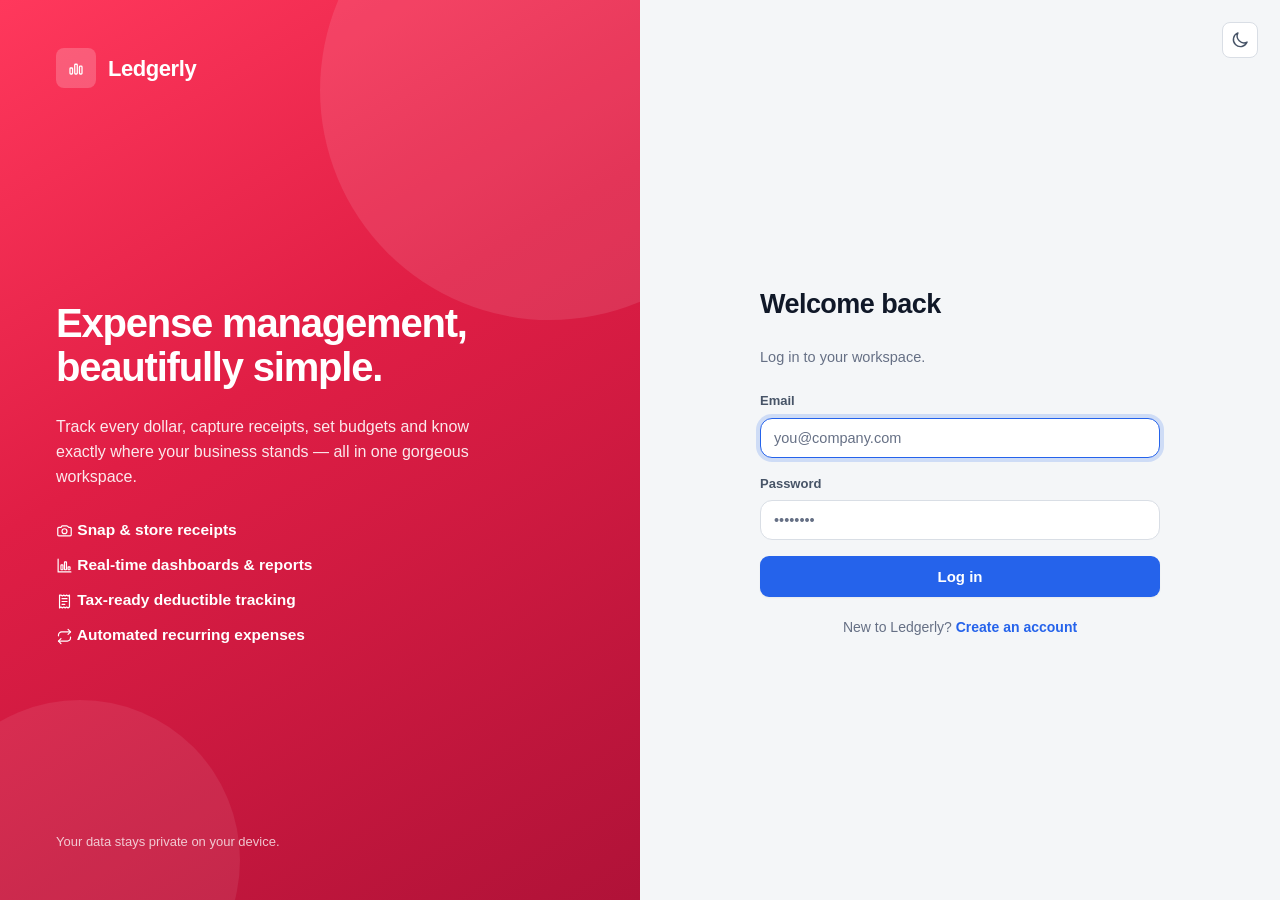
<file: app/index.html>
<!DOCTYPE html>
<html lang="en">
<head>
  <meta charset="UTF-8" />
  <meta name="viewport" content="width=device-width, initial-scale=1.0, viewport-fit=cover" />
  <title>Ledgerly — Expense Manager</title>
  <meta name="description" content="Ledgerly — track expenses, capture receipts, set budgets and export tax-ready reports. Beautifully simple expense management for your business." />
  <meta name="theme-color" content="#F4F6F8" />
  <link rel="manifest" href="../manifest.webmanifest" />
  <link rel="icon" href="../icons/icon.svg" type="image/svg+xml" />
  <link rel="apple-touch-icon" href="../icons/icon-192.png" />
  <link rel="stylesheet" href="../assets/css/app.css" />
  <style>
    #splash { position: fixed; inset: 0; display: grid; place-items: center; background: var(--bg); z-index: 999; }
    #splash .b { display: flex; flex-direction: column; align-items: center; gap: 16px; }
    #splash .lg { width: 52px; height: 52px; border-radius: 12px; background: #2563EB; display: grid; place-items: center; color: #fff; font-weight: 700; font-size: 24px; box-shadow: 0 6px 18px rgba(37,99,235,.28); animation: pop .5s cubic-bezier(.2,.7,.3,1); }
    @keyframes pop { from { transform: scale(.9); opacity: 0; } }
  </style>
</head>
<body>
  <div id="splash"><div class="b"><div class="lg">L</div><div class="spinner"></div></div></div>
  <div id="app-root"></div>

  <script src="../assets/js/util.js"></script>
  <script src="../assets/js/icons.js"></script>
  <script src="../assets/js/db.js"></script>
  <script src="../assets/js/store.js"></script>
  <script src="../assets/js/billing.js"></script>
  <script src="../assets/js/charts.js"></script>
  <script src="../assets/js/modals.js"></script>
  <script src="../assets/js/views.js"></script>
  <script src="../assets/js/app.js"></script>
</body>
</html>
</file>
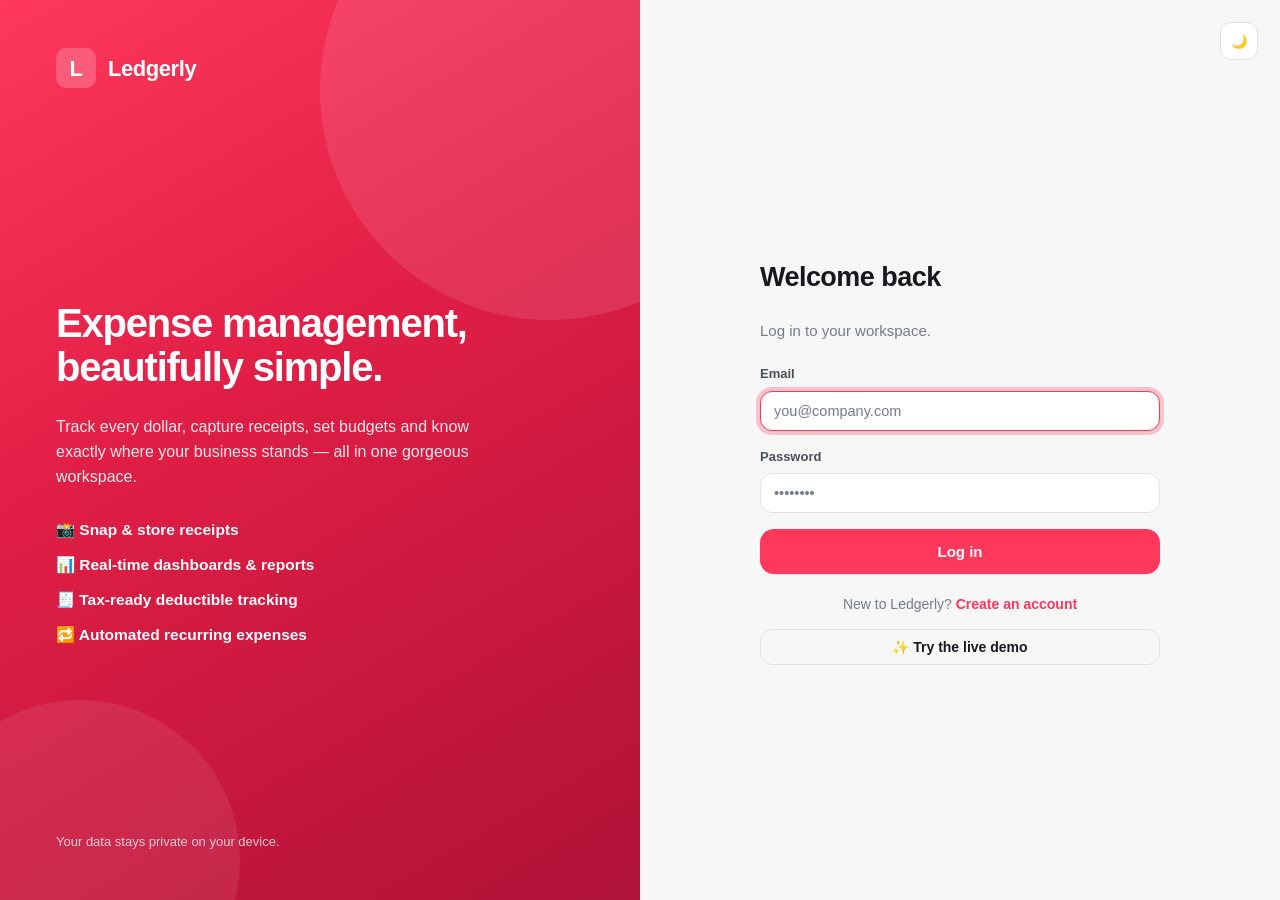
<file: expenses/app/index.html>
<!DOCTYPE html>
<html lang="en">
<head>
  <meta charset="UTF-8" />
  <meta name="viewport" content="width=device-width, initial-scale=1.0, viewport-fit=cover" />
  <title>Ledgerly — Expense Manager</title>
  <meta name="description" content="Ledgerly — track expenses, capture receipts, set budgets and export tax-ready reports. Beautifully simple expense management for your business." />
  <meta name="theme-color" content="#FFFFFF" />
  <link rel="manifest" href="../manifest.webmanifest" />
  <link rel="icon" href="../icons/icon.svg" type="image/svg+xml" />
  <link rel="apple-touch-icon" href="../icons/icon-192.png" />
  <link rel="stylesheet" href="../assets/css/app.css" />
  <style>
    #splash { position: fixed; inset: 0; display: grid; place-items: center; background: var(--bg); z-index: 999; }
    #splash .b { display: flex; flex-direction: column; align-items: center; gap: 16px; }
    #splash .lg { width: 56px; height: 56px; border-radius: 16px; background: linear-gradient(135deg,#FF385C,#FF7A5C); display: grid; place-items: center; color: #fff; font-weight: 800; font-size: 26px; box-shadow: 0 10px 30px rgba(255,56,92,.35); animation: pop .5s var(--ease); }
    @keyframes pop { from { transform: scale(.8); opacity: 0; } }
  </style>
</head>
<body>
  <div id="splash"><div class="b"><div class="lg">L</div><div class="spinner"></div></div></div>
  <div id="app-root"></div>

  <script src="../assets/js/util.js"></script>
  <script src="../assets/js/db.js"></script>
  <script src="../assets/js/store.js"></script>
  <script src="../assets/js/charts.js"></script>
  <script src="../assets/js/modals.js"></script>
  <script src="../assets/js/views.js"></script>
  <script src="../assets/js/app.js"></script>
</body>
</html>
</file>
<file: assets/css/landing.css>
/* ============================================================
   Ledgerly — landing.css  (marketing site)
   ============================================================ */
:root {
  --accent:#2563EB; --accent-600:#1D4ED8; --accent-700:#1E40AF;
  --accent-soft:#EFF4FE; --glow:rgba(37,99,235,.18);
  --ink:#101828; --ink-2:#475467; --ink-3:#667085;
  --bg:#FFFFFF; --bg-2:#F7F9FB; --line:#EAECF0; --line-2:#D9DEE5;
  --income:#059669;
  --ff:'Inter',-apple-system,BlinkMacSystemFont,'Segoe UI',Roboto,'Helvetica Neue',Arial,system-ui,sans-serif;
  --ease:cubic-bezier(.2,.7,.3,1);
  --maxw:1140px;
}
:root[data-theme="dark"]{
  --accent:#3B82F6; --accent-600:#2563EB;
  --ink:#ECEFF4; --ink-2:#A3ADBE; --ink-3:#7A8598;
  --bg:#0B0F17; --bg-2:#111725; --line:#212938; --line-2:#2C3546; --accent-soft:#172033; --glow:rgba(59,130,246,.22);
}
*,*::before,*::after{box-sizing:border-box;}
html{scroll-behavior:smooth;}
body{margin:0;font-family:var(--ff);color:var(--ink);background:var(--bg);-webkit-font-smoothing:antialiased;line-height:1.55;overflow-x:hidden;}
.nav__cta-m{display:none;}
a{color:inherit;text-decoration:none;}
img{max-width:100%;}
.container{max-width:var(--maxw);margin:0 auto;padding:0 24px;}
.btn{display:inline-flex;align-items:center;justify-content:center;gap:8px;border:1px solid transparent;border-radius:8px;cursor:pointer;font-weight:600;font-size:15px;padding:11px 18px;transition:.16s var(--ease);font-family:inherit;white-space:nowrap;}
.btn:active{transform:scale(.97);}
.btn--primary{background:var(--accent);color:#fff;box-shadow:0 1px 2px rgba(0,0,0,.08);}
.btn--primary:hover{background:var(--accent-600);box-shadow:0 8px 24px var(--glow);transform:translateY(-1px);}
.btn--ghost{background:transparent;color:var(--ink);border-color:var(--line-2);}
.btn--ghost:hover{background:var(--bg-2);border-color:var(--ink-3);}
.btn--white{background:#fff;color:var(--accent-600);}
.btn--white:hover{transform:translateY(-1px);box-shadow:0 8px 24px rgba(0,0,0,.14);}
.btn--lg{padding:14px 24px;font-size:16px;border-radius:9px;}
.iconbtn{width:40px;height:40px;border-radius:8px;border:1px solid var(--line-2);background:var(--bg);color:var(--ink-2);cursor:pointer;display:grid;place-items:center;font-size:17px;}

/* nav */
.nav{position:sticky;top:0;z-index:50;background:color-mix(in srgb,var(--bg) 82%,transparent);backdrop-filter:saturate(1.5) blur(12px);-webkit-backdrop-filter:saturate(1.5) blur(12px);border-bottom:1px solid var(--line);}
.nav__in{display:flex;align-items:center;gap:24px;height:70px;}
.logo{display:flex;align-items:center;gap:10px;font-weight:800;font-size:20px;letter-spacing:-.02em;}
.logo__mark{width:32px;height:32px;border-radius:9px;background:var(--accent);display:grid;place-items:center;color:#fff;font-weight:700;}
.nav__links{display:flex;gap:26px;margin-left:14px;}
.nav__links a{font-size:14.5px;font-weight:600;color:var(--ink-2);transition:.15s;}
.nav__links a:hover{color:var(--ink);}
.nav__right{margin-left:auto;display:flex;align-items:center;gap:12px;}
.nav__toggle{display:none;}

/* hero */
.hero{position:relative;overflow:hidden;padding:70px 0 40px;}
.hero__glow{position:absolute;top:-200px;left:50%;transform:translateX(-50%);width:900px;height:600px;background:radial-gradient(circle,var(--glow),transparent 62%);filter:blur(40px);z-index:0;pointer-events:none;}
.hero__in{position:relative;z-index:1;text-align:center;}
.badge{display:inline-flex;align-items:center;gap:8px;background:var(--accent-soft);color:var(--accent-600);font-weight:700;font-size:13px;padding:7px 14px;border-radius:999px;margin-bottom:24px;}
.hero h1{font-size:clamp(36px,6vw,64px);line-height:1.03;letter-spacing:-.035em;font-weight:850;margin:0 auto;max-width:14ch;}
.hero h1 .grad{color:var(--accent);}
.hero p.sub{font-size:clamp(17px,2.2vw,21px);color:var(--ink-2);max-width:600px;margin:22px auto 0;}
.hero__cta{display:flex;gap:14px;justify-content:center;margin-top:32px;flex-wrap:wrap;}
.hero__meta{margin-top:18px;font-size:13.5px;color:var(--ink-3);display:flex;gap:18px;justify-content:center;flex-wrap:wrap;}
.hero__meta span{display:inline-flex;align-items:center;gap:6px;}

/* product mockup */
.mockup{margin:52px auto 0;max-width:1000px;border-radius:14px;border:1px solid var(--line);background:var(--bg-2);box-shadow:0 12px 40px rgba(16,24,40,.10);overflow:hidden;position:relative;z-index:1;}
.mockup__bar{display:flex;align-items:center;gap:8px;padding:12px 16px;border-bottom:1px solid var(--line);background:var(--bg);}
.mockup__dot{width:11px;height:11px;border-radius:50%;}
.mockup__body{display:grid;grid-template-columns:200px 1fr;min-height:440px;}
.mockup__side{border-right:1px solid var(--line);padding:16px 12px;background:var(--bg);}
.mockup__navitem{display:flex;align-items:center;gap:10px;padding:9px 11px;border-radius:10px;font-size:13px;font-weight:600;color:var(--ink-3);}
.mockup__navitem.on{background:var(--accent-soft);color:var(--accent-600);}
.mockup__main{padding:22px;background:var(--bg-2);}
.mk-stats{display:grid;grid-template-columns:repeat(4,1fr);gap:12px;}
.mk-stat{background:var(--bg);border:1px solid var(--line);border-radius:14px;padding:14px;}
.mk-stat .lbl{font-size:11px;color:var(--ink-3);font-weight:600;}
.mk-stat .val{font-size:20px;font-weight:800;margin-top:4px;letter-spacing:-.02em;}
.mk-row{display:grid;grid-template-columns:1.6fr 1fr;gap:12px;margin-top:12px;}
.mk-card{background:var(--bg);border:1px solid var(--line);border-radius:14px;padding:16px;}
.mk-title{font-size:12px;font-weight:700;color:var(--ink-2);margin-bottom:12px;}
.mk-bars{display:flex;align-items:flex-end;gap:10px;height:130px;}
.mk-bar{flex:1;border-radius:6px 6px 0 0;background:var(--accent);opacity:.85;animation:grow 1s var(--ease) both;}
@keyframes grow{from{height:0!important;opacity:0;}}
.mk-donut{width:120px;height:120px;border-radius:50%;margin:6px auto;background:conic-gradient(#2563EB 0 38%,#6938EF 38% 60%,#0E7090 60% 78%,#B54708 78% 90%,#067647 90% 100%);position:relative;}
.mk-donut::after{content:'';position:absolute;inset:22px;border-radius:50%;background:var(--bg);}

/* logos */
.trust{padding:36px 0;border-bottom:1px solid var(--line);}
.trust p{text-align:center;color:var(--ink-3);font-size:13px;font-weight:600;text-transform:uppercase;letter-spacing:.08em;margin:0 0 18px;}
.trust__row{display:flex;justify-content:center;gap:44px;flex-wrap:wrap;opacity:.6;font-weight:800;font-size:19px;color:var(--ink-2);}

/* sections */
section{padding:88px 0;}
.section-head{text-align:center;max-width:640px;margin:0 auto 52px;}
.eyebrow{color:var(--accent);font-weight:750;font-size:13.5px;letter-spacing:.04em;text-transform:uppercase;}
.section-head h2{font-size:clamp(28px,4vw,42px);letter-spacing:-.03em;font-weight:820;margin:12px 0 0;}
.section-head p{font-size:17px;color:var(--ink-2);margin:16px 0 0;}

.features{display:grid;grid-template-columns:repeat(3,1fr);gap:20px;}
.feature{background:var(--bg);border:1px solid var(--line);border-radius:12px;padding:24px;transition:.2s var(--ease);}
.feature:hover{transform:translateY(-4px);box-shadow:0 16px 40px rgba(0,0,0,.08);border-color:var(--line-2);}
.feature__ic{width:44px;height:44px;border-radius:10px;display:grid;place-items:center;margin-bottom:16px;background:var(--accent-soft);color:var(--accent);}
.feature__ic svg{width:22px;height:22px;}
span[data-ic]{display:inline-flex;align-items:center;justify-content:center;}
[data-ic] svg{width:20px;height:20px;}
.split__media [data-ic]{color:var(--accent);}
.mockup__navitem [data-ic] svg{width:16px;height:16px;}
.iconbtn svg{width:18px;height:18px;}
.feature h3{font-size:18px;font-weight:750;margin:0 0 8px;letter-spacing:-.01em;}
.feature p{font-size:14.5px;color:var(--ink-2);margin:0;}

/* split showcase */
.split{display:grid;grid-template-columns:1fr 1fr;gap:56px;align-items:center;}
.split--rev .split__media{order:2;}
.split h3{font-size:clamp(24px,3vw,32px);letter-spacing:-.02em;font-weight:800;margin:14px 0 0;}
.split p{font-size:16px;color:var(--ink-2);margin:16px 0 0;}
.split ul{list-style:none;padding:0;margin:22px 0 0;display:flex;flex-direction:column;gap:12px;}
.split li{display:flex;align-items:flex-start;gap:10px;font-size:15px;font-weight:550;}
.split li .ck{color:var(--income);font-weight:800;flex:none;}
.split__media{background:var(--bg-2);border:1px solid var(--line);border-radius:14px;padding:24px;box-shadow:0 8px 28px rgba(16,24,40,.06);}

/* pricing */
.bg-soft{background:var(--bg-2);}
.toggle-wrap{display:flex;justify-content:center;align-items:center;gap:12px;margin-bottom:40px;font-weight:650;font-size:14.5px;}
.switch{position:relative;width:52px;height:30px;cursor:pointer;}
.switch input{opacity:0;width:100%;height:100%;margin:0;cursor:pointer;}
.switch .tr{position:absolute;inset:0;background:var(--accent);border-radius:20px;transition:.2s;}
.switch .kn{position:absolute;top:3px;left:3px;width:24px;height:24px;background:#fff;border-radius:50%;transition:.2s var(--ease);box-shadow:0 1px 3px rgba(0,0,0,.3);}
.switch input:checked~.kn{transform:translateX(22px);}
.save-badge{background:var(--income);color:#fff;font-size:12px;font-weight:700;padding:3px 9px;border-radius:999px;}
.plans{display:grid;grid-template-columns:repeat(3,1fr);gap:22px;align-items:stretch;}
.plan{background:var(--bg);border:1px solid var(--line);border-radius:14px;padding:28px;display:flex;flex-direction:column;position:relative;transition:.2s var(--ease);}
.plan:hover{transform:translateY(-4px);box-shadow:0 20px 46px rgba(0,0,0,.08);}
.plan--pop{border-color:var(--accent);box-shadow:0 20px 50px var(--glow);}
.plan__tag{position:absolute;top:-13px;left:50%;transform:translateX(-50%);background:var(--accent);color:#fff;font-size:12px;font-weight:700;padding:5px 14px;border-radius:999px;}
.plan h3{font-size:19px;font-weight:750;margin:0;}
.plan__desc{color:var(--ink-3);font-size:13.5px;margin:6px 0 20px;min-height:38px;}
.plan__price{font-size:44px;font-weight:850;letter-spacing:-.03em;line-height:1;}
.plan__price small{font-size:15px;font-weight:600;color:var(--ink-3);letter-spacing:0;}
.plan__per{color:var(--ink-3);font-size:13px;margin-top:6px;}
.plan__cta{margin:22px 0;}
.plan ul{list-style:none;padding:0;margin:0;display:flex;flex-direction:column;gap:12px;}
.plan li{display:flex;align-items:flex-start;gap:10px;font-size:14px;color:var(--ink-2);}
.plan li .ck{color:var(--income);font-weight:800;flex:none;}
.plan li.off{opacity:.4;}
.plan li.off .ck{color:var(--ink-3);}

/* testimonials */
.quotes{display:grid;grid-template-columns:repeat(3,1fr);gap:20px;}
.quote{background:var(--bg);border:1px solid var(--line);border-radius:12px;padding:24px;}
.quote__stars{color:#F59E0B;font-size:15px;letter-spacing:2px;}
.quote p{font-size:15px;color:var(--ink);margin:14px 0 20px;line-height:1.6;}
.quote__who{display:flex;align-items:center;gap:12px;}
.quote__ava{width:42px;height:42px;border-radius:50%;background:var(--accent-soft);color:var(--accent-600);display:grid;place-items:center;font-weight:700;}
.quote__name{font-weight:700;font-size:14px;}
.quote__role{font-size:12.5px;color:var(--ink-3);}

/* faq */
.faq{max-width:760px;margin:0 auto;}
.faq__item{border-bottom:1px solid var(--line);}
.faq__q{width:100%;background:none;border:0;text-align:left;padding:22px 0;font-size:17px;font-weight:700;color:var(--ink);cursor:pointer;display:flex;justify-content:space-between;align-items:center;gap:16px;font-family:inherit;}
.faq__q .pm{color:var(--accent);font-size:22px;transition:.2s;flex:none;}
.faq__item.open .pm{transform:rotate(45deg);}
.faq__a{max-height:0;overflow:hidden;transition:max-height .3s var(--ease);color:var(--ink-2);font-size:15px;}
.faq__item.open .faq__a{max-height:220px;}
.faq__a p{padding-bottom:22px;margin:0;}

/* cta band */
.cta-band{background:linear-gradient(135deg,#1D4ED8,#1E3A8A);border-radius:16px;padding:64px 40px;text-align:center;color:#fff;position:relative;overflow:hidden;}
.cta-band::before{content:'';position:absolute;width:400px;height:400px;border-radius:50%;background:rgba(255,255,255,.1);top:-160px;right:-100px;}
.cta-band h2{font-size:clamp(28px,4vw,40px);letter-spacing:-.02em;font-weight:820;margin:0;position:relative;}
.cta-band p{font-size:18px;margin:16px 0 30px;opacity:.94;position:relative;}

/* footer */
footer{border-top:1px solid var(--line);padding:56px 0 40px;}
.foot__grid{display:grid;grid-template-columns:2fr 1fr 1fr 1fr;gap:32px;}
.foot__brand p{color:var(--ink-3);font-size:14px;max-width:280px;margin:14px 0 0;}
.foot__col h4{font-size:13px;text-transform:uppercase;letter-spacing:.06em;color:var(--ink-3);margin:0 0 14px;}
.foot__col a{display:block;font-size:14.5px;color:var(--ink-2);padding:5px 0;}
.foot__col a:hover{color:var(--accent);}
.foot__bottom{display:flex;justify-content:space-between;align-items:center;margin-top:44px;padding-top:24px;border-top:1px solid var(--line);flex-wrap:wrap;gap:12px;color:var(--ink-3);font-size:13.5px;}

/* checkout modal */
.co-overlay{position:fixed;inset:0;background:rgba(10,12,16,.5);backdrop-filter:blur(4px);z-index:100;display:flex;align-items:center;justify-content:center;padding:20px;opacity:0;transition:.2s;}
.co-overlay.on{opacity:1;}
.co{background:var(--bg);border-radius:14px;max-width:460px;width:100%;box-shadow:0 30px 80px rgba(0,0,0,.4);border:1px solid var(--line);transform:translateY(14px);transition:.24s var(--ease);max-height:92vh;overflow:auto;}
.co-overlay.on .co{transform:none;}
.co__head{padding:22px 24px;border-bottom:1px solid var(--line);display:flex;justify-content:space-between;align-items:center;}
.co__head h3{margin:0;font-size:18px;font-weight:800;}
.co__body{padding:24px;}
.co__field{margin-bottom:14px;}
.co__field label{display:block;font-size:13px;font-weight:600;color:var(--ink-2);margin-bottom:6px;}
.co__field input{width:100%;padding:12px 14px;border:1px solid var(--line-2);border-radius:12px;background:var(--bg);color:var(--ink);font-size:15px;font-family:inherit;}
.co__field input:focus{outline:none;border-color:var(--accent);box-shadow:0 0 0 4px var(--glow);}
.co__summary{background:var(--bg-2);border-radius:14px;padding:16px;margin-bottom:18px;display:flex;justify-content:space-between;align-items:center;}
.co__note{font-size:12.5px;color:var(--ink-3);margin-top:14px;text-align:center;}
.co__x{width:34px;height:34px;border:0;background:var(--bg-2);border-radius:10px;cursor:pointer;font-size:18px;color:var(--ink-2);}

@media (max-width:900px){
  .nav__links{display:none;}
  .nav__toggle{display:grid;}
  .features,.plans,.quotes{grid-template-columns:1fr;}
  .mockup__body{grid-template-columns:1fr;}
  .mockup__side{display:none;}
  .mk-stats{grid-template-columns:1fr 1fr;}
  .mk-row{grid-template-columns:1fr;}
  .split{grid-template-columns:1fr;gap:28px;}
  .split--rev .split__media{order:0;}
  .foot__grid{grid-template-columns:1fr 1fr;}
  section{padding:60px 0;}
}
@media (max-width:640px){
  /* Collapse the top-bar CTAs into the hamburger menu so the nav fits */
  .nav__right .btn{display:none;}
  .nav__cta-m{display:block;padding:9px 2px;font-weight:700;color:var(--accent);}
  .nav__cta-m--primary{color:var(--accent-600);}
}
@media (max-width:560px){
  .mk-stats{grid-template-columns:1fr 1fr;}
  .foot__grid{grid-template-columns:1fr;}
  .hero__meta{gap:12px;}
  .hero__cta{flex-direction:column;}
  .hero__cta .btn{width:100%;}
  .cta-band{padding:44px 22px;}
}
</file>
<file: assets/css/app.css>
/* ============================================================
   Ledgerly — app.css
   Design system + components. Clean, professional, business-
   grade: neutral slate palette, one confident blue accent,
   hairline borders, quiet shadows, restrained geometry.
   Light + dark themes. Fully responsive.
   ============================================================ */

/* ---------- Tokens ---------- */
:root {
  --accent:        #2563EB;   /* blue-600 */
  --accent-600:    #1D4ED8;
  --accent-700:    #1E40AF;
  --accent-soft:   #EFF4FE;
  --accent-glow:   rgba(37,99,235,0.18);

  --income:        #059669;   /* emerald-600 */
  --income-soft:   #ECFDF5;
  --expense:       #B42318;
  --warn:          #B54708;
  --warn-soft:     #FFFAEB;
  --danger:        #D92D20;

  --bg:            #F4F6F8;
  --surface:       #FFFFFF;
  --surface-2:     #F9FAFB;
  --elevate:       #FFFFFF;
  --ink:           #101828;   /* slate-900 */
  --ink-2:         #475467;   /* slate-600 */
  --ink-3:         #667085;   /* slate-500 */
  --line:          #EAECF0;
  --line-2:        #D9DEE5;
  --hover:         #F2F4F7;

  --radius-sm:     6px;
  --radius:        10px;
  --radius-lg:     12px;
  --radius-xl:     16px;

  --shadow-sm:     0 1px 2px rgba(16,24,40,.05);
  --shadow:        0 1px 2px rgba(16,24,40,.06), 0 1px 3px rgba(16,24,40,.05);
  --shadow-lg:     0 4px 12px rgba(16,24,40,.08), 0 12px 24px rgba(16,24,40,.06);
  --shadow-pop:    0 8px 28px rgba(16,24,40,.14);

  --ff: 'Inter', -apple-system, BlinkMacSystemFont, 'Segoe UI', Roboto, 'Helvetica Neue', Arial, system-ui, sans-serif;
  --ease: cubic-bezier(.2,.7,.3,1);

  --sidebar-w: 244px;
}

:root[data-theme="dark"] {
  --accent:        #3B82F6;
  --accent-600:    #2563EB;
  --accent-700:    #1D4ED8;
  --accent-soft:   #172033;
  --accent-glow:   rgba(59,130,246,0.24);
  --income:        #34D399;
  --income-soft:   #0C2620;
  --expense:       #F97066;
  --warn:          #F0A54B;
  --warn-soft:     #2A2113;
  --danger:        #F97066;

  --bg:            #0B0F17;
  --surface:       #111725;
  --surface-2:     #0F1420;
  --elevate:       #161D2C;
  --ink:           #ECEFF4;
  --ink-2:         #A3ADBE;
  --ink-3:         #7A8598;
  --line:          #212938;
  --line-2:        #2C3546;
  --hover:         #1A2130;

  --shadow-sm:     0 1px 2px rgba(0,0,0,.4);
  --shadow:        0 1px 3px rgba(0,0,0,.4);
  --shadow-lg:     0 8px 24px rgba(0,0,0,.5);
  --shadow-pop:    0 12px 36px rgba(0,0,0,.6);
}

* , *::before, *::after { box-sizing: border-box; }
html, body { height: 100%; }
body {
  margin: 0; font-family: var(--ff); background: var(--bg); color: var(--ink);
  font-size: 14.5px; line-height: 1.5; -webkit-font-smoothing: antialiased;
  text-rendering: optimizeLegibility;
}
a { color: inherit; text-decoration: none; }
button { font-family: inherit; }
::selection { background: var(--accent-glow); }

/* Icons */
.ic-svg { display: inline-block; vertical-align: middle; flex: none; }
.nav__item .ic-svg, .btn .ic-svg { stroke-width: 1.7; }

/* Scrollbar */
*::-webkit-scrollbar { width: 10px; height: 10px; }
*::-webkit-scrollbar-thumb { background: var(--line-2); border-radius: 20px; border: 3px solid transparent; background-clip: content-box; }
*::-webkit-scrollbar-thumb:hover { background: var(--ink-3); background-clip: content-box; }

/* ---------- Buttons ---------- */
.btn {
  display: inline-flex; align-items: center; justify-content: center; gap: 8px;
  border: 1px solid transparent; border-radius: 8px; cursor: pointer;
  font-weight: 600; font-size: 14px; padding: 9px 15px; line-height: 1;
  transition: transform .12s var(--ease), background .16s, box-shadow .16s, border-color .16s, color .16s;
  white-space: nowrap; user-select: none;
}
.btn:active { transform: scale(.97); }
.btn--primary { background: var(--accent); color: #fff; box-shadow: var(--shadow-sm); }
.btn--primary:hover { background: var(--accent-600); }
.btn--ghost { background: transparent; color: var(--ink); border-color: var(--line-2); }
.btn--ghost:hover { background: var(--hover); border-color: var(--ink-3); }
.btn--subtle { background: var(--hover); color: var(--ink); }
.btn--subtle:hover { background: var(--line); }
.btn--danger { background: transparent; color: var(--danger); border-color: color-mix(in srgb, var(--danger) 40%, transparent); }
.btn--danger:hover { background: color-mix(in srgb, var(--danger) 10%, transparent); }
.btn--sm { padding: 6px 11px; font-size: 13px; border-radius: 7px; }
.btn--lg { padding: 12px 20px; font-size: 15px; border-radius: 9px; }
.btn--block { width: 100%; }
.btn--icon { padding: 9px; width: 36px; height: 36px; border-radius: 8px; }
.btn:disabled { opacity: .5; cursor: not-allowed; }

.iconbtn {
  display: inline-flex; align-items: center; justify-content: center;
  width: 36px; height: 36px; border-radius: 8px; border: 1px solid var(--line-2);
  background: var(--surface); color: var(--ink-2); cursor: pointer; transition: .15s var(--ease);
}
.iconbtn:hover { background: var(--hover); color: var(--ink); }

/* ---------- Forms ---------- */
.field { margin-bottom: 16px; }
.field > label, .lbl { display: block; font-size: 13px; font-weight: 600; color: var(--ink-2); margin-bottom: 7px; }
.input, .select, textarea.input {
  width: 100%; padding: 11px 13px; border: 1px solid var(--line-2); border-radius: 12px;
  background: var(--surface); color: var(--ink); font-size: 14.5px; font-family: inherit;
  transition: border-color .15s, box-shadow .15s; outline: none;
}
.input:focus, .select:focus, textarea.input:focus {
  border-color: var(--accent); box-shadow: 0 0 0 4px var(--accent-glow);
}
.input::placeholder { color: var(--ink-3); }
textarea.input { resize: vertical; min-height: 78px; }
.select {
  appearance: none; -webkit-appearance: none;
  background-image: url("data:image/svg+xml,%3Csvg xmlns='http://www.w3.org/2000/svg' width='12' height='8' viewBox='0 0 12 8'%3E%3Cpath d='M1 1l5 5 5-5' stroke='%23767C86' stroke-width='1.8' fill='none' stroke-linecap='round'/%3E%3C/svg%3E");
  background-repeat: no-repeat; background-position: right 14px center; padding-right: 36px;
}
.input-group { position: relative; }
.input-group .prefix { position: absolute; left: 13px; top: 50%; transform: translateY(-50%); color: var(--ink-3); font-weight: 600; pointer-events: none; }
.input-group .input { padding-left: 30px; }
.hint { font-size: 12.5px; color: var(--ink-3); margin-top: 6px; }
.field-err { color: var(--danger); font-size: 12.5px; margin-top: 6px; }
.grid-2 { display: grid; grid-template-columns: 1fr 1fr; gap: 14px; }
.grid-3 { display: grid; grid-template-columns: 1fr 1fr 1fr; gap: 14px; }

/* Segmented control */
.segment { display: inline-flex; background: var(--hover); border-radius: 12px; padding: 4px; gap: 4px; }
.segment button {
  border: 0; background: transparent; color: var(--ink-2); font-weight: 600; font-size: 13.5px;
  padding: 8px 16px; border-radius: 9px; cursor: pointer; transition: .15s var(--ease);
}
.segment button.is-active { background: var(--surface); color: var(--ink); box-shadow: var(--shadow-sm); }

/* Toggle */
.toggle { position: relative; width: 44px; height: 26px; flex: none; }
.toggle input { opacity: 0; width: 100%; height: 100%; margin: 0; cursor: pointer; }
.toggle .track { position: absolute; inset: 0; background: var(--line-2); border-radius: 20px; transition: .2s; pointer-events: none; }
.toggle .knob { position: absolute; top: 3px; left: 3px; width: 20px; height: 20px; background: #fff; border-radius: 50%; transition: .2s var(--ease); box-shadow: 0 1px 3px rgba(0,0,0,.25); pointer-events: none; }
.toggle input:checked ~ .track { background: var(--accent); }
.toggle input:checked ~ .knob { transform: translateX(18px); }

/* Chips */
.chip {
  display: inline-flex; align-items: center; gap: 6px; padding: 5px 11px; border-radius: 999px;
  background: var(--hover); font-size: 12.5px; font-weight: 600; color: var(--ink-2);
}
.chip--accent { background: var(--accent-soft); color: var(--accent-600); }
.chip--income { background: var(--income-soft); color: var(--income); }
.chip--sm { padding: 3px 8px; font-size: 11.5px; }

/* ---------- Cards ---------- */
.card {
  background: var(--surface); border: 1px solid var(--line); border-radius: var(--radius);
  box-shadow: var(--shadow-sm);
}
.card--pad { padding: 20px; }
.card__head { display: flex; align-items: center; justify-content: space-between; margin-bottom: 16px; gap: 12px; flex-wrap: wrap; }
/* Responsive plan grid (billing & admin plan editor) */
.plan-grid { display: grid; grid-template-columns: repeat(3, 1fr); gap: 14px; }
@media (max-width: 820px) { .plan-grid { grid-template-columns: 1fr 1fr; } }
@media (max-width: 560px) { .plan-grid { grid-template-columns: 1fr; } }
.card__title { font-size: 15px; font-weight: 700; letter-spacing: -.01em; }
.card__sub { font-size: 12.5px; color: var(--ink-3); font-weight: 500; }

/* ---------- App shell ---------- */
.app { display: grid; grid-template-columns: var(--sidebar-w) 1fr; min-height: 100vh; }
.sidebar {
  position: sticky; top: 0; height: 100vh; background: var(--surface);
  border-right: 1px solid var(--line); display: flex; flex-direction: column;
  padding: 18px 14px; gap: 4px; z-index: 40;
}
.brand { display: flex; align-items: center; gap: 10px; padding: 6px 8px 16px; }
.brand__logo {
  width: 30px; height: 30px; border-radius: 8px; background: var(--accent);
  display: grid; place-items: center; color: #fff; font-weight: 700; font-size: 15px;
}
.brand__logo svg { width: 18px; height: 18px; }
.brand__name { font-weight: 700; font-size: 17px; letter-spacing: -.02em; }

.ws-switch {
  display: flex; align-items: center; gap: 10px; padding: 9px 10px; border-radius: 12px;
  border: 1px solid var(--line-2); background: var(--surface-2); cursor: pointer; margin-bottom: 8px;
  transition: .15s;
}
.ws-switch:hover { background: var(--hover); }
.ws-switch__ava { width: 30px; height: 30px; border-radius: 7px; background: var(--accent-soft); color: var(--accent-600); display: grid; place-items: center; font-weight: 700; font-size: 12.5px; flex: none; }
.ws-switch__name { font-weight: 700; font-size: 13.5px; overflow: hidden; text-overflow: ellipsis; white-space: nowrap; }
.ws-switch__meta { font-size: 11.5px; color: var(--ink-3); }

.nav { display: flex; flex-direction: column; gap: 2px; margin-top: 6px; }
.nav__section { font-size: 11px; font-weight: 700; text-transform: uppercase; letter-spacing: .07em; color: var(--ink-3); padding: 14px 10px 6px; }
.nav__item {
  display: flex; align-items: center; gap: 10px; padding: 8px 10px; border-radius: 7px;
  color: var(--ink-2); font-weight: 500; font-size: 13.5px; cursor: pointer; transition: .12s var(--ease);
  position: relative;
}
.nav__item:hover { background: var(--hover); color: var(--ink); }
.nav__item.is-active { background: var(--accent-soft); color: var(--accent); font-weight: 600; }
.nav__item.is-active .ic { color: var(--accent); }
.nav__item .ic { width: 20px; height: 20px; display: inline-flex; align-items: center; justify-content: center; color: var(--ink-3); flex: none; }
.nav__badge { margin-left: auto; background: var(--accent); color: #fff; font-size: 11px; font-weight: 700; border-radius: 999px; padding: 1px 7px; }
.nav__spacer { flex: 1; }

.user-card {
  display: flex; align-items: center; gap: 10px; padding: 9px 10px; border-radius: 12px;
  border: 1px solid var(--line); margin-top: 6px; cursor: pointer;
}
.user-card:hover { background: var(--hover); }
.ava { width: 32px; height: 32px; border-radius: 50%; background: var(--accent-soft); color: var(--accent-600); display: grid; place-items: center; font-weight: 700; font-size: 12.5px; flex: none; }

/* Main */
.main { min-width: 0; display: flex; flex-direction: column; }
.topbar {
  position: sticky; top: 0; z-index: 30; background: color-mix(in srgb, var(--bg) 82%, transparent);
  backdrop-filter: saturate(1.4) blur(12px); -webkit-backdrop-filter: saturate(1.4) blur(12px);
  border-bottom: 1px solid var(--line); padding: 14px 26px;
  display: flex; align-items: center; gap: 16px;
}
.topbar__title { font-size: 19px; font-weight: 700; letter-spacing: -.02em; }
.topbar__sub { font-size: 13px; color: var(--ink-3); margin-top: 1px; }
.topbar__spacer { flex: 1; }
.hamburger { display: none; }

.content { padding: 26px; max-width: 1240px; width: 100%; margin: 0 auto; }
.page-enter { animation: pageIn .4s var(--ease) both; }
@keyframes pageIn { from { opacity: 0; transform: translateY(8px); } to { opacity: 1; transform: none; } }

/* ---------- Stat cards ---------- */
.stats { display: grid; grid-template-columns: repeat(4, 1fr); gap: 16px; }
.stat {
  background: var(--surface); border: 1px solid var(--line); border-radius: var(--radius);
  padding: 18px; box-shadow: var(--shadow-sm); position: relative; overflow: hidden;
}
.stat__ic { width: 36px; height: 36px; border-radius: 8px; display: grid; place-items: center; margin-bottom: 14px; }
.stat__ic svg { width: 19px; height: 19px; }
.stat__label { font-size: 12.5px; color: var(--ink-3); font-weight: 500; }
.stat__value { font-size: 25px; font-weight: 700; letter-spacing: -.02em; margin-top: 3px; }
.stat__delta { font-size: 12.5px; font-weight: 600; margin-top: 8px; display: inline-flex; align-items: center; gap: 4px; }
.stat__delta svg { width: 14px; height: 14px; }
.stat__delta--up { color: var(--income); }
.stat__delta--down { color: var(--danger); }
.delta-neutral { color: var(--ink-3); }

/* ---------- Layout grids ---------- */
.dash-grid { display: grid; grid-template-columns: 1fr 340px; gap: 16px; margin-top: 16px; }
.dash-grid--full { grid-template-columns: 1fr; }
.two-col { display: grid; grid-template-columns: 1fr 1fr; gap: 16px; }
.stack { display: flex; flex-direction: column; gap: 16px; }

/* ---------- Transactions list ---------- */
.txn-row {
  display: grid; grid-template-columns: 38px 1fr auto; align-items: center; gap: 13px;
  padding: 11px 8px; border-radius: 8px; cursor: pointer; transition: background .12s;
}
.txn-row:hover { background: var(--hover); }
.txn-ic { width: 38px; height: 38px; border-radius: 8px; display: grid; place-items: center; flex: none; }
.txn-ic svg { width: 19px; height: 19px; }
.txn-main { min-width: 0; }
.txn-vendor { font-weight: 600; font-size: 14px; overflow: hidden; text-overflow: ellipsis; white-space: nowrap; }
.txn-meta { font-size: 12.5px; color: var(--ink-3); display: flex; gap: 8px; align-items: center; margin-top: 2px; }
.txn-dot { width: 3px; height: 3px; border-radius: 50%; background: var(--ink-3); }
.txn-amt { font-weight: 650; font-size: 14.5px; text-align: right; white-space: nowrap; font-variant-numeric: tabular-nums; }
.txn-amt--income { color: var(--income); }
.txn-sub { font-size: 11.5px; color: var(--ink-3); text-align: right; margin-top: 1px; }
.list-divider { height: 1px; background: var(--line); margin: 0 8px; }
.day-header { font-size: 12.5px; font-weight: 700; color: var(--ink-3); padding: 16px 8px 6px; text-transform: uppercase; letter-spacing: .04em; display:flex; justify-content: space-between; }

/* Category legend */
.legend { display: flex; flex-direction: column; gap: 3px; margin-top: 8px; }
.legend__item { display: flex; align-items: center; gap: 10px; padding: 7px 6px; border-radius: 9px; font-size: 13.5px; transition: background .12s; }
.legend__item:hover { background: var(--hover); }
.legend__swatch { width: 10px; height: 10px; border-radius: 3px; flex: none; }
.legend__name { flex: 1; overflow: hidden; text-overflow: ellipsis; white-space: nowrap; font-weight: 600; }
.legend__val { font-weight: 700; }
.legend__pct { font-size: 11.5px; color: var(--ink-3); width: 42px; text-align: right; }

/* Budget bars */
.budget-item { padding: 12px 0; }
.budget-item + .budget-item { border-top: 1px solid var(--line); }
.budget-top { display: flex; align-items: center; justify-content: space-between; margin-bottom: 8px; }
.budget-name { font-weight: 650; font-size: 14px; display: flex; align-items: center; gap: 8px; }
.progress { height: 8px; border-radius: 20px; background: var(--hover); overflow: hidden; }
.progress__bar { height: 100%; border-radius: 20px; transition: width .5s var(--ease); }
.progress__bar--over { background: var(--danger) !important; }

/* ---------- Charts ---------- */
.chart { display: block; overflow: visible; }
.chart .grid { stroke: var(--line); stroke-width: 1; }
.chart .axis { fill: var(--ink-3); font-size: 10.5px; font-weight: 600; }
.chart .axis--x { font-size: 10.5px; }
.donut__seg { transition: opacity .18s, transform .18s var(--ease); transform-origin: center; cursor: pointer; }
.donut__seg:hover { opacity: .82; }
.donut__center { fill: var(--ink); font-size: 22px; font-weight: 800; }
.donut__sub { fill: var(--ink-3); font-size: 11px; font-weight: 600; }
.bar { transition: opacity .15s; }
.bar--income { fill: var(--income); }
.bar--expense { fill: var(--accent); }
.bar:hover { opacity: .8; }
.area__line { stroke: var(--accent); stroke-width: 2.5; stroke-linecap: round; stroke-linejoin: round; }
.spark__line { stroke-width: 2; stroke-linecap: round; stroke-linejoin: round; fill: none; }
.chart-legend { display: flex; gap: 16px; justify-content: center; margin-top: 8px; font-size: 12.5px; color: var(--ink-2); font-weight: 600; }
.chart-legend span { display: inline-flex; align-items: center; gap: 6px; }
.dotm { width: 9px; height: 9px; border-radius: 3px; }

/* ---------- Table ---------- */
.tbl-wrap { overflow-x: auto; }
table.tbl { width: 100%; border-collapse: collapse; font-size: 14px; }
table.tbl th { text-align: left; font-size: 12px; text-transform: uppercase; letter-spacing: .04em; color: var(--ink-3); font-weight: 700; padding: 10px 12px; border-bottom: 1px solid var(--line-2); white-space: nowrap; }
table.tbl td { padding: 12px; border-bottom: 1px solid var(--line); }
table.tbl tr:hover td { background: var(--hover); }
table.tbl .num { text-align: right; font-variant-numeric: tabular-nums; font-weight: 650; }

/* ---------- Modal ---------- */
.modal-overlay {
  position: fixed; inset: 0; background: rgba(10,12,16,.44); backdrop-filter: blur(3px);
  display: flex; align-items: center; justify-content: center; z-index: 100; padding: 20px;
  opacity: 0; transition: opacity .2s;
}
.modal-overlay.is-open { opacity: 1; }
.modal {
  background: var(--surface); border-radius: var(--radius-lg); width: 100%; max-width: 520px;
  max-height: 92vh; overflow-y: auto; box-shadow: var(--shadow-pop); border: 1px solid var(--line);
  transform: translateY(14px) scale(.98); transition: transform .24s var(--ease);
}
.modal-overlay.is-open .modal { transform: none; }
.modal--wide { max-width: 720px; }
.modal__head { display: flex; align-items: center; justify-content: space-between; padding: 20px 22px; border-bottom: 1px solid var(--line); position: sticky; top: 0; background: var(--surface); z-index: 2; border-radius: var(--radius-lg) var(--radius-lg) 0 0; }
.modal__title { font-size: 18px; font-weight: 800; letter-spacing: -.01em; }
.modal__body { padding: 22px; }
.modal__foot { padding: 16px 22px; border-top: 1px solid var(--line); display: flex; gap: 10px; justify-content: flex-end; position: sticky; bottom: 0; background: var(--surface); border-radius: 0 0 var(--radius-lg) var(--radius-lg); }
.modal__x { border: 0; background: var(--hover); width: 34px; height: 34px; border-radius: 10px; cursor: pointer; color: var(--ink-2); font-size: 18px; display: grid; place-items: center; }
.modal__x:hover { background: var(--line); }

/* ---------- Category / icon picker ---------- */
.cat-picker { display: grid; grid-template-columns: repeat(auto-fill, minmax(84px, 1fr)); gap: 8px; max-height: 240px; overflow-y: auto; padding: 2px; }
.cat-opt { display: flex; flex-direction: column; align-items: center; gap: 6px; padding: 10px 6px; border-radius: 8px; border: 1px solid var(--line-2); cursor: pointer; transition: .13s; text-align: center; color: var(--ink-2); }
.cat-opt:hover { border-color: var(--ink-3); background: var(--hover); }
.cat-opt.is-sel { border-color: var(--accent); background: var(--accent-soft); color: var(--accent); }
.cat-opt__ic { display: grid; place-items: center; height: 22px; }
.cat-opt__ic svg { width: 20px; height: 20px; }
.cat-opt__name { font-size: 11px; font-weight: 600; color: var(--ink-2); line-height: 1.2; }
.icon-grid { display: grid; grid-template-columns: repeat(8, 1fr); gap: 6px; }
.icon-grid button { border: 1px solid transparent; background: var(--hover); border-radius: 8px; padding: 8px; cursor: pointer; color: var(--ink-2); display: grid; place-items: center; }
.icon-grid button svg { width: 20px; height: 20px; }
.icon-grid button.is-sel { border-color: var(--accent); background: var(--accent-soft); color: var(--accent); }
.color-grid { display: flex; flex-wrap: wrap; gap: 8px; }
.color-dot { width: 30px; height: 30px; border-radius: 9px; cursor: pointer; border: 2px solid transparent; }
.color-dot.is-sel { border-color: var(--ink); box-shadow: 0 0 0 2px var(--surface) inset; }

/* Receipt drop */
.drop {
  border: 2px dashed var(--line-2); border-radius: 14px; padding: 22px; text-align: center;
  cursor: pointer; transition: .15s; color: var(--ink-3);
}
.drop:hover, .drop.is-drag { border-color: var(--accent); background: var(--accent-soft); color: var(--accent-600); }
.receipt-thumb { position: relative; border-radius: 12px; overflow: hidden; border: 1px solid var(--line); }
.receipt-thumb img { display: block; width: 100%; max-height: 260px; object-fit: contain; background: var(--surface-2); }
.receipt-thumb .rm { position: absolute; top: 8px; right: 8px; background: rgba(0,0,0,.6); color: #fff; border: 0; border-radius: 8px; width: 30px; height: 30px; cursor: pointer; }

/* ---------- Empty / misc ---------- */
.empty { text-align: center; padding: 48px 20px; color: var(--ink-3); }
.empty__ic { font-size: 46px; margin-bottom: 12px; }
.empty__title { font-size: 16px; font-weight: 700; color: var(--ink-2); margin-bottom: 6px; }
.muted { color: var(--ink-3); }
.tabular { font-variant-numeric: tabular-nums; }
.row { display: flex; align-items: center; gap: 10px; }
.wrap { flex-wrap: wrap; }
.spacer { flex: 1; }
.pill-tabs { display: flex; gap: 4px; flex-wrap: wrap; }

/* Filter bar */
.filterbar { display: flex; gap: 10px; align-items: center; flex-wrap: wrap; margin-bottom: 16px; }
.filterbar .input, .filterbar .select { width: auto; }
.search-input { position: relative; flex: 1; min-width: 180px; }
.search-input .input { padding-left: 38px; }
.search-input .si { position: absolute; left: 13px; top: 50%; transform: translateY(-50%); color: var(--ink-3); }

/* Toasts */
.toast-wrap { position: fixed; bottom: 22px; left: 50%; transform: translateX(-50%); z-index: 200; display: flex; flex-direction: column; gap: 10px; align-items: center; }
.toast {
  display: flex; align-items: center; gap: 10px; background: var(--ink); color: #fff;
  padding: 12px 18px; border-radius: 12px; box-shadow: var(--shadow-lg); font-weight: 600; font-size: 13.5px;
  opacity: 0; transform: translateY(12px); transition: .3s var(--ease); max-width: 90vw;
}
.toast.is-in { opacity: 1; transform: none; }
.toast__dot { width: 8px; height: 8px; border-radius: 50%; background: var(--income); flex: none; }
.toast--error .toast__dot { background: var(--danger); }
.toast--info .toast__dot { background: var(--accent); }

/* FAB (mobile add) */
.fab {
  display: none; position: fixed; bottom: 22px; right: 22px; z-index: 45;
  width: 58px; height: 58px; border-radius: 50%; background: var(--accent); color: #fff; border: 0;
  font-size: 28px; box-shadow: 0 10px 30px var(--accent-glow); cursor: pointer;
}

/* Dropdown menu */
.menu { position: absolute; background: var(--surface); border: 1px solid var(--line); border-radius: 14px; box-shadow: var(--shadow-pop); padding: 6px; min-width: 200px; z-index: 120; }
.menu__item { display: flex; align-items: center; gap: 10px; padding: 9px 11px; border-radius: 9px; cursor: pointer; font-size: 14px; font-weight: 600; color: var(--ink-2); }
.menu__item:hover { background: var(--hover); color: var(--ink); }
.menu__sep { height: 1px; background: var(--line); margin: 5px 6px; }

/* Loading */
.spinner { width: 22px; height: 22px; border: 2.5px solid var(--line-2); border-top-color: var(--accent); border-radius: 50%; animation: spin .7s linear infinite; }
@keyframes spin { to { transform: rotate(360deg); } }
.loading-screen { position: fixed; inset: 0; display: grid; place-items: center; background: var(--bg); z-index: 500; }

/* ---------- Responsive ---------- */
@media (max-width: 960px) {
  .app { grid-template-columns: 1fr; }
  .sidebar {
    position: fixed; top: 0; left: 0; width: 280px; transform: translateX(-100%);
    transition: transform .28s var(--ease); box-shadow: var(--shadow-lg);
  }
  .sidebar.is-open { transform: none; }
  .scrim { display: none; position: fixed; inset: 0; background: rgba(0,0,0,.4); z-index: 39; }
  .scrim.is-open { display: block; }
  .hamburger { display: inline-flex; }
  .fab { display: grid; place-items: center; }
  .dash-grid { grid-template-columns: 1fr; }
  .stats { grid-template-columns: 1fr 1fr; }
  .two-col { grid-template-columns: 1fr; }
}
@media (max-width: 620px) {
  .content { padding: 16px; }
  .topbar { padding: 12px 16px; }
  .topbar__title { font-size: 18px; }
  .stats { grid-template-columns: 1fr 1fr; gap: 12px; }
  .stat__value { font-size: 22px; }
  .grid-2, .grid-3 { grid-template-columns: 1fr; }
  .modal__foot { flex-direction: column-reverse; }
  .modal__foot .btn { width: 100%; }
  .hide-sm { display: none !important; }
}
/* ---------- Auth ---------- */
.auth { display: grid; grid-template-columns: 1fr 1fr; min-height: 100vh; }
.auth__aside {
  background: linear-gradient(150deg, #FF385C 0%, #E01E45 42%, #B01238 100%);
  color: #fff; padding: 48px 56px; display: flex; flex-direction: column; position: relative; overflow: hidden;
}
.auth__aside::before { content: ''; position: absolute; width: 460px; height: 460px; border-radius: 50%; background: rgba(255,255,255,.10); top: -140px; right: -140px; }
.auth__aside::after { content: ''; position: absolute; width: 320px; height: 320px; border-radius: 50%; background: rgba(255,255,255,.08); bottom: -120px; left: -80px; }
.auth__brand { display: flex; align-items: center; gap: 12px; font-size: 22px; font-weight: 800; letter-spacing: -.02em; position: relative; z-index: 1; }
.auth__brand .brand__logo { background: rgba(255,255,255,.2); box-shadow: none; }
.auth__pitch { margin-top: auto; margin-bottom: auto; position: relative; z-index: 1; }
.auth__pitch h1 { font-size: 40px; line-height: 1.1; font-weight: 800; letter-spacing: -.03em; }
.auth__pitch p { font-size: 16px; margin-top: 18px; max-width: 420px; color: rgba(255,255,255,.9); line-height: 1.55; }
.auth__feats { list-style: none; padding: 0; margin: 28px 0 0; display: flex; flex-direction: column; gap: 12px; }
.auth__feats li { font-size: 15.5px; font-weight: 600; }
.auth__foot { position: relative; z-index: 1; font-size: 13px; color: rgba(255,255,255,.75); }
.auth__main { display: grid; place-items: center; padding: 40px 24px; position: relative; background: var(--bg); }
.auth__box { width: 100%; max-width: 400px; }
.auth__box h2 { font-size: 27px; font-weight: 800; letter-spacing: -.02em; }
.auth__alt { text-align: center; margin-top: 20px; font-size: 14px; color: var(--ink-3); }
.auth__alt a { color: var(--accent); font-weight: 700; }
@media (max-width: 900px) { .auth { grid-template-columns: 1fr; } .auth__aside { display: none; } }

@media print {
  .sidebar, .topbar, .fab, .no-print { display: none !important; }
  .app { display: block; }
  .content { max-width: none; padding: 0; }
  body { background: #fff; }
  .card { box-shadow: none; border-color: #ddd; break-inside: avoid; }
}
</file>
<file: assets/css/admin.css>
/* ============================================================
   Ledgerly — admin.css
   Super Admin console. Reuses app.css; re-themes to purple and
   adds a few admin-only bits.
   ============================================================ */
:root {
  --accent:#4F46E5; --accent-600:#4338CA; --accent-700:#3730A3;
  --accent-soft:#EEF0FE; --accent-glow:rgba(79,70,229,.18);
}
:root[data-theme="dark"] {
  --accent:#818CF8; --accent-600:#6366F1; --accent-soft:#1B1E3A; --accent-glow:rgba(129,140,248,.24);
}
.brand__logo { background: var(--accent) !important; }
.admin-tag { font-size:10px; font-weight:700; letter-spacing:.05em; text-transform:uppercase; color:var(--accent); background:var(--accent-soft); padding:2px 7px; border-radius:5px; }

/* status pills */
.pill { display:inline-flex; align-items:center; gap:6px; padding:3px 10px; border-radius:999px; font-size:12px; font-weight:700; }
.pill--green { background:var(--income-soft); color:var(--income); }
.pill--amber { background:#FEF3C7; color:#B45309; }
.pill--red { background:#FEE2E2; color:#DC2626; }
.pill--grey { background:var(--hover); color:var(--ink-3); }
.pill--purple { background:var(--accent-soft); color:var(--accent-600); }
:root[data-theme="dark"] .pill--amber { background:#3A2E14; color:#FCD34D; }
:root[data-theme="dark"] .pill--red { background:#3A1A1A; color:#F87171; }

.admin-login { min-height:100vh; display:grid; place-items:center; padding:24px; }
.admin-login__box { width:100%; max-width:400px; background:var(--surface); border:1px solid var(--line); border-radius:22px; padding:34px; box-shadow:var(--shadow-lg); }
.admin-login__box h2 { margin:0; font-size:24px; font-weight:850; letter-spacing:-.02em; }
.cred-hint { background:var(--accent-soft); color:var(--accent-600); border-radius:12px; padding:12px 14px; font-size:12.5px; margin:16px 0; font-weight:600; }
.cred-hint code { background:rgba(0,0,0,.06); padding:1px 5px; border-radius:5px; }

.row-actions { display:flex; gap:6px; justify-content:flex-end; flex-wrap:wrap; }
table.tbl td .ava { width:30px; height:30px; font-size:12px; }
.kv { display:flex; justify-content:space-between; padding:8px 0; border-bottom:1px solid var(--line); font-size:14px; }
.kv:last-child { border-bottom:0; }
.kv span:first-child { color:var(--ink-3); }
.kv span:last-child { font-weight:700; }
</file>
<file: expenses/assets/css/app.css>
/* ============================================================
   Ledgerly — app.css
   Design system + components. Airbnb-inspired: generous
   whitespace, soft shadows, rounded geometry, coral accent.
   Light + dark themes. Fully responsive.
   ============================================================ */

/* ---------- Tokens ---------- */
:root {
  --accent:        #FF385C;
  --accent-600:    #E01E45;
  --accent-700:    #C11338;
  --accent-soft:   #FFE8EC;
  --accent-glow:   rgba(255,56,92,0.28);

  --income:        #16A34A;
  --income-soft:   #DCFCE7;
  --expense:       #FF385C;
  --warn:          #D97706;
  --danger:        #DC2626;

  --bg:            #F7F7F8;
  --surface:       #FFFFFF;
  --surface-2:     #FBFBFC;
  --elevate:       #FFFFFF;
  --ink:           #16181D;
  --ink-2:         #494F58;
  --ink-3:         #767C86;
  --line:          #EBEBEC;
  --line-2:        #E2E2E4;
  --hover:         #F4F4F5;

  --radius-sm:     10px;
  --radius:        16px;
  --radius-lg:     22px;
  --radius-xl:     30px;

  --shadow-sm:     0 1px 2px rgba(0,0,0,.05), 0 1px 3px rgba(0,0,0,.04);
  --shadow:        0 2px 8px rgba(0,0,0,.06), 0 8px 24px rgba(0,0,0,.05);
  --shadow-lg:     0 8px 28px rgba(0,0,0,.10), 0 20px 48px rgba(0,0,0,.10);
  --shadow-pop:    0 12px 40px rgba(0,0,0,.16);

  --ff: -apple-system, BlinkMacSystemFont, 'Segoe UI', Roboto, 'Helvetica Neue', Arial, 'Inter', system-ui, sans-serif;
  --ease: cubic-bezier(.2,.8,.2,1);

  --sidebar-w: 252px;
}

:root[data-theme="dark"] {
  --accent:        #FF5A76;
  --accent-600:    #FF385C;
  --accent-soft:   #3A1720;
  --accent-glow:   rgba(255,90,118,0.30);
  --income:        #34D399;
  --income-soft:   #10291F;

  --bg:            #0E0F12;
  --surface:       #17191F;
  --surface-2:     #1C1F26;
  --elevate:       #1E2129;
  --ink:           #F3F4F6;
  --ink-2:         #B7BCC6;
  --ink-3:         #838A96;
  --line:          #262A32;
  --line-2:        #2E333C;
  --hover:         #22262E;

  --shadow-sm:     0 1px 2px rgba(0,0,0,.4);
  --shadow:        0 2px 10px rgba(0,0,0,.4), 0 12px 30px rgba(0,0,0,.35);
  --shadow-lg:     0 12px 40px rgba(0,0,0,.5);
  --shadow-pop:    0 16px 50px rgba(0,0,0,.6);
}

* , *::before, *::after { box-sizing: border-box; }
html, body { height: 100%; }
body {
  margin: 0; font-family: var(--ff); background: var(--bg); color: var(--ink);
  font-size: 15px; line-height: 1.5; -webkit-font-smoothing: antialiased;
  text-rendering: optimizeLegibility;
}
a { color: inherit; text-decoration: none; }
button { font-family: inherit; }
::selection { background: var(--accent-glow); }

/* Scrollbar */
*::-webkit-scrollbar { width: 10px; height: 10px; }
*::-webkit-scrollbar-thumb { background: var(--line-2); border-radius: 20px; border: 3px solid transparent; background-clip: content-box; }
*::-webkit-scrollbar-thumb:hover { background: var(--ink-3); background-clip: content-box; }

/* ---------- Buttons ---------- */
.btn {
  display: inline-flex; align-items: center; justify-content: center; gap: 8px;
  border: 1px solid transparent; border-radius: 12px; cursor: pointer;
  font-weight: 600; font-size: 14px; padding: 10px 16px; line-height: 1;
  transition: transform .12s var(--ease), background .16s, box-shadow .16s, border-color .16s, color .16s;
  white-space: nowrap; user-select: none;
}
.btn:active { transform: scale(.97); }
.btn--primary { background: var(--accent); color: #fff; box-shadow: 0 1px 2px rgba(0,0,0,.08); }
.btn--primary:hover { background: var(--accent-600); box-shadow: 0 6px 18px var(--accent-glow); }
.btn--ghost { background: transparent; color: var(--ink); border-color: var(--line-2); }
.btn--ghost:hover { background: var(--hover); border-color: var(--ink-3); }
.btn--subtle { background: var(--hover); color: var(--ink); }
.btn--subtle:hover { background: var(--line); }
.btn--danger { background: transparent; color: var(--danger); border-color: color-mix(in srgb, var(--danger) 40%, transparent); }
.btn--danger:hover { background: color-mix(in srgb, var(--danger) 10%, transparent); }
.btn--sm { padding: 7px 12px; font-size: 13px; border-radius: 10px; }
.btn--lg { padding: 14px 22px; font-size: 15px; border-radius: 14px; }
.btn--block { width: 100%; }
.btn--icon { padding: 9px; width: 38px; height: 38px; border-radius: 11px; }
.btn:disabled { opacity: .5; cursor: not-allowed; }

.iconbtn {
  display: inline-flex; align-items: center; justify-content: center;
  width: 38px; height: 38px; border-radius: 11px; border: 1px solid var(--line-2);
  background: var(--surface); color: var(--ink-2); cursor: pointer; transition: .15s var(--ease);
}
.iconbtn:hover { background: var(--hover); color: var(--ink); }

/* ---------- Forms ---------- */
.field { margin-bottom: 16px; }
.field > label, .lbl { display: block; font-size: 13px; font-weight: 600; color: var(--ink-2); margin-bottom: 7px; }
.input, .select, textarea.input {
  width: 100%; padding: 11px 13px; border: 1px solid var(--line-2); border-radius: 12px;
  background: var(--surface); color: var(--ink); font-size: 14.5px; font-family: inherit;
  transition: border-color .15s, box-shadow .15s; outline: none;
}
.input:focus, .select:focus, textarea.input:focus {
  border-color: var(--accent); box-shadow: 0 0 0 4px var(--accent-glow);
}
.input::placeholder { color: var(--ink-3); }
textarea.input { resize: vertical; min-height: 78px; }
.select {
  appearance: none; -webkit-appearance: none;
  background-image: url("data:image/svg+xml,%3Csvg xmlns='http://www.w3.org/2000/svg' width='12' height='8' viewBox='0 0 12 8'%3E%3Cpath d='M1 1l5 5 5-5' stroke='%23767C86' stroke-width='1.8' fill='none' stroke-linecap='round'/%3E%3C/svg%3E");
  background-repeat: no-repeat; background-position: right 14px center; padding-right: 36px;
}
.input-group { position: relative; }
.input-group .prefix { position: absolute; left: 13px; top: 50%; transform: translateY(-50%); color: var(--ink-3); font-weight: 600; pointer-events: none; }
.input-group .input { padding-left: 30px; }
.hint { font-size: 12.5px; color: var(--ink-3); margin-top: 6px; }
.field-err { color: var(--danger); font-size: 12.5px; margin-top: 6px; }
.grid-2 { display: grid; grid-template-columns: 1fr 1fr; gap: 14px; }
.grid-3 { display: grid; grid-template-columns: 1fr 1fr 1fr; gap: 14px; }

/* Segmented control */
.segment { display: inline-flex; background: var(--hover); border-radius: 12px; padding: 4px; gap: 4px; }
.segment button {
  border: 0; background: transparent; color: var(--ink-2); font-weight: 600; font-size: 13.5px;
  padding: 8px 16px; border-radius: 9px; cursor: pointer; transition: .15s var(--ease);
}
.segment button.is-active { background: var(--surface); color: var(--ink); box-shadow: var(--shadow-sm); }

/* Toggle */
.toggle { position: relative; width: 44px; height: 26px; flex: none; }
.toggle input { opacity: 0; width: 100%; height: 100%; margin: 0; cursor: pointer; }
.toggle .track { position: absolute; inset: 0; background: var(--line-2); border-radius: 20px; transition: .2s; pointer-events: none; }
.toggle .knob { position: absolute; top: 3px; left: 3px; width: 20px; height: 20px; background: #fff; border-radius: 50%; transition: .2s var(--ease); box-shadow: 0 1px 3px rgba(0,0,0,.25); pointer-events: none; }
.toggle input:checked ~ .track { background: var(--accent); }
.toggle input:checked ~ .knob { transform: translateX(18px); }

/* Chips */
.chip {
  display: inline-flex; align-items: center; gap: 6px; padding: 5px 11px; border-radius: 999px;
  background: var(--hover); font-size: 12.5px; font-weight: 600; color: var(--ink-2);
}
.chip--accent { background: var(--accent-soft); color: var(--accent-600); }
.chip--income { background: var(--income-soft); color: var(--income); }
.chip--sm { padding: 3px 8px; font-size: 11.5px; }

/* ---------- Cards ---------- */
.card {
  background: var(--surface); border: 1px solid var(--line); border-radius: var(--radius);
  box-shadow: var(--shadow-sm);
}
.card--pad { padding: 20px; }
.card__head { display: flex; align-items: center; justify-content: space-between; margin-bottom: 16px; gap: 12px; }
.card__title { font-size: 15px; font-weight: 700; letter-spacing: -.01em; }
.card__sub { font-size: 12.5px; color: var(--ink-3); font-weight: 500; }

/* ---------- App shell ---------- */
.app { display: grid; grid-template-columns: var(--sidebar-w) 1fr; min-height: 100vh; }
.sidebar {
  position: sticky; top: 0; height: 100vh; background: var(--surface);
  border-right: 1px solid var(--line); display: flex; flex-direction: column;
  padding: 18px 14px; gap: 4px; z-index: 40;
}
.brand { display: flex; align-items: center; gap: 10px; padding: 6px 8px 16px; }
.brand__logo {
  width: 34px; height: 34px; border-radius: 10px; background: linear-gradient(135deg, var(--accent), #FF7A5C);
  display: grid; place-items: center; color: #fff; font-weight: 800; box-shadow: 0 4px 12px var(--accent-glow);
}
.brand__name { font-weight: 800; font-size: 18px; letter-spacing: -.02em; }

.ws-switch {
  display: flex; align-items: center; gap: 10px; padding: 9px 10px; border-radius: 12px;
  border: 1px solid var(--line-2); background: var(--surface-2); cursor: pointer; margin-bottom: 8px;
  transition: .15s;
}
.ws-switch:hover { background: var(--hover); }
.ws-switch__ava { width: 30px; height: 30px; border-radius: 8px; background: var(--accent-soft); color: var(--accent-600); display: grid; place-items: center; font-weight: 800; font-size: 13px; flex: none; }
.ws-switch__name { font-weight: 700; font-size: 13.5px; overflow: hidden; text-overflow: ellipsis; white-space: nowrap; }
.ws-switch__meta { font-size: 11.5px; color: var(--ink-3); }

.nav { display: flex; flex-direction: column; gap: 2px; margin-top: 6px; }
.nav__section { font-size: 11px; font-weight: 700; text-transform: uppercase; letter-spacing: .07em; color: var(--ink-3); padding: 14px 10px 6px; }
.nav__item {
  display: flex; align-items: center; gap: 11px; padding: 9px 11px; border-radius: 11px;
  color: var(--ink-2); font-weight: 600; font-size: 14px; cursor: pointer; transition: .13s var(--ease);
  position: relative;
}
.nav__item:hover { background: var(--hover); color: var(--ink); }
.nav__item.is-active { background: var(--accent-soft); color: var(--accent-600); }
.nav__item .ic { width: 20px; text-align: center; font-size: 17px; flex: none; }
.nav__badge { margin-left: auto; background: var(--accent); color: #fff; font-size: 11px; font-weight: 700; border-radius: 999px; padding: 1px 7px; }
.nav__spacer { flex: 1; }

.user-card {
  display: flex; align-items: center; gap: 10px; padding: 9px 10px; border-radius: 12px;
  border: 1px solid var(--line); margin-top: 6px; cursor: pointer;
}
.user-card:hover { background: var(--hover); }
.ava { width: 32px; height: 32px; border-radius: 50%; background: linear-gradient(135deg,#6366F1,#EC4899); color: #fff; display: grid; place-items: center; font-weight: 700; font-size: 13px; flex: none; }

/* Main */
.main { min-width: 0; display: flex; flex-direction: column; }
.topbar {
  position: sticky; top: 0; z-index: 30; background: color-mix(in srgb, var(--bg) 82%, transparent);
  backdrop-filter: saturate(1.4) blur(12px); -webkit-backdrop-filter: saturate(1.4) blur(12px);
  border-bottom: 1px solid var(--line); padding: 14px 26px;
  display: flex; align-items: center; gap: 16px;
}
.topbar__title { font-size: 21px; font-weight: 800; letter-spacing: -.02em; }
.topbar__sub { font-size: 13px; color: var(--ink-3); margin-top: 1px; }
.topbar__spacer { flex: 1; }
.hamburger { display: none; }

.content { padding: 26px; max-width: 1240px; width: 100%; margin: 0 auto; }
.page-enter { animation: pageIn .4s var(--ease) both; }
@keyframes pageIn { from { opacity: 0; transform: translateY(8px); } to { opacity: 1; transform: none; } }

/* ---------- Stat cards ---------- */
.stats { display: grid; grid-template-columns: repeat(4, 1fr); gap: 16px; }
.stat {
  background: var(--surface); border: 1px solid var(--line); border-radius: var(--radius);
  padding: 18px; box-shadow: var(--shadow-sm); position: relative; overflow: hidden;
}
.stat__ic { width: 40px; height: 40px; border-radius: 11px; display: grid; place-items: center; font-size: 20px; margin-bottom: 14px; }
.stat__label { font-size: 12.5px; color: var(--ink-3); font-weight: 600; }
.stat__value { font-size: 26px; font-weight: 800; letter-spacing: -.02em; margin-top: 3px; }
.stat__delta { font-size: 12.5px; font-weight: 600; margin-top: 8px; display: inline-flex; align-items: center; gap: 4px; }
.stat__delta--up { color: var(--income); }
.stat__delta--down { color: var(--danger); }
.delta-neutral { color: var(--ink-3); }

/* ---------- Layout grids ---------- */
.dash-grid { display: grid; grid-template-columns: 1fr 340px; gap: 16px; margin-top: 16px; }
.dash-grid--full { grid-template-columns: 1fr; }
.two-col { display: grid; grid-template-columns: 1fr 1fr; gap: 16px; }
.stack { display: flex; flex-direction: column; gap: 16px; }

/* ---------- Transactions list ---------- */
.txn-row {
  display: grid; grid-template-columns: 42px 1fr auto; align-items: center; gap: 14px;
  padding: 13px 8px; border-radius: 12px; cursor: pointer; transition: background .12s;
}
.txn-row:hover { background: var(--hover); }
.txn-ic { width: 42px; height: 42px; border-radius: 12px; display: grid; place-items: center; font-size: 19px; flex: none; }
.txn-main { min-width: 0; }
.txn-vendor { font-weight: 650; font-size: 14.5px; overflow: hidden; text-overflow: ellipsis; white-space: nowrap; }
.txn-meta { font-size: 12.5px; color: var(--ink-3); display: flex; gap: 8px; align-items: center; margin-top: 2px; }
.txn-dot { width: 3px; height: 3px; border-radius: 50%; background: var(--ink-3); }
.txn-amt { font-weight: 750; font-size: 15px; text-align: right; white-space: nowrap; }
.txn-amt--income { color: var(--income); }
.txn-sub { font-size: 11.5px; color: var(--ink-3); text-align: right; margin-top: 1px; }
.list-divider { height: 1px; background: var(--line); margin: 0 8px; }
.day-header { font-size: 12.5px; font-weight: 700; color: var(--ink-3); padding: 16px 8px 6px; text-transform: uppercase; letter-spacing: .04em; display:flex; justify-content: space-between; }

/* Category legend */
.legend { display: flex; flex-direction: column; gap: 3px; margin-top: 8px; }
.legend__item { display: flex; align-items: center; gap: 10px; padding: 7px 6px; border-radius: 9px; font-size: 13.5px; transition: background .12s; }
.legend__item:hover { background: var(--hover); }
.legend__swatch { width: 10px; height: 10px; border-radius: 3px; flex: none; }
.legend__name { flex: 1; overflow: hidden; text-overflow: ellipsis; white-space: nowrap; font-weight: 600; }
.legend__val { font-weight: 700; }
.legend__pct { font-size: 11.5px; color: var(--ink-3); width: 42px; text-align: right; }

/* Budget bars */
.budget-item { padding: 12px 0; }
.budget-item + .budget-item { border-top: 1px solid var(--line); }
.budget-top { display: flex; align-items: center; justify-content: space-between; margin-bottom: 8px; }
.budget-name { font-weight: 650; font-size: 14px; display: flex; align-items: center; gap: 8px; }
.progress { height: 8px; border-radius: 20px; background: var(--hover); overflow: hidden; }
.progress__bar { height: 100%; border-radius: 20px; transition: width .5s var(--ease); }
.progress__bar--over { background: var(--danger) !important; }

/* ---------- Charts ---------- */
.chart { display: block; overflow: visible; }
.chart .grid { stroke: var(--line); stroke-width: 1; }
.chart .axis { fill: var(--ink-3); font-size: 10.5px; font-weight: 600; }
.chart .axis--x { font-size: 10.5px; }
.donut__seg { transition: opacity .18s, transform .18s var(--ease); transform-origin: center; cursor: pointer; }
.donut__seg:hover { opacity: .82; }
.donut__center { fill: var(--ink); font-size: 22px; font-weight: 800; }
.donut__sub { fill: var(--ink-3); font-size: 11px; font-weight: 600; }
.bar { transition: opacity .15s; }
.bar--income { fill: var(--income); }
.bar--expense { fill: var(--accent); }
.bar:hover { opacity: .8; }
.area__line { stroke: var(--accent); stroke-width: 2.5; stroke-linecap: round; stroke-linejoin: round; }
.spark__line { stroke-width: 2; stroke-linecap: round; stroke-linejoin: round; fill: none; }
.chart-legend { display: flex; gap: 16px; justify-content: center; margin-top: 8px; font-size: 12.5px; color: var(--ink-2); font-weight: 600; }
.chart-legend span { display: inline-flex; align-items: center; gap: 6px; }
.dotm { width: 9px; height: 9px; border-radius: 3px; }

/* ---------- Table ---------- */
.tbl-wrap { overflow-x: auto; }
table.tbl { width: 100%; border-collapse: collapse; font-size: 14px; }
table.tbl th { text-align: left; font-size: 12px; text-transform: uppercase; letter-spacing: .04em; color: var(--ink-3); font-weight: 700; padding: 10px 12px; border-bottom: 1px solid var(--line-2); white-space: nowrap; }
table.tbl td { padding: 12px; border-bottom: 1px solid var(--line); }
table.tbl tr:hover td { background: var(--hover); }
table.tbl .num { text-align: right; font-variant-numeric: tabular-nums; font-weight: 650; }

/* ---------- Modal ---------- */
.modal-overlay {
  position: fixed; inset: 0; background: rgba(10,12,16,.44); backdrop-filter: blur(3px);
  display: flex; align-items: center; justify-content: center; z-index: 100; padding: 20px;
  opacity: 0; transition: opacity .2s;
}
.modal-overlay.is-open { opacity: 1; }
.modal {
  background: var(--surface); border-radius: var(--radius-lg); width: 100%; max-width: 520px;
  max-height: 92vh; overflow-y: auto; box-shadow: var(--shadow-pop); border: 1px solid var(--line);
  transform: translateY(14px) scale(.98); transition: transform .24s var(--ease);
}
.modal-overlay.is-open .modal { transform: none; }
.modal--wide { max-width: 720px; }
.modal__head { display: flex; align-items: center; justify-content: space-between; padding: 20px 22px; border-bottom: 1px solid var(--line); position: sticky; top: 0; background: var(--surface); z-index: 2; border-radius: var(--radius-lg) var(--radius-lg) 0 0; }
.modal__title { font-size: 18px; font-weight: 800; letter-spacing: -.01em; }
.modal__body { padding: 22px; }
.modal__foot { padding: 16px 22px; border-top: 1px solid var(--line); display: flex; gap: 10px; justify-content: flex-end; position: sticky; bottom: 0; background: var(--surface); border-radius: 0 0 var(--radius-lg) var(--radius-lg); }
.modal__x { border: 0; background: var(--hover); width: 34px; height: 34px; border-radius: 10px; cursor: pointer; color: var(--ink-2); font-size: 18px; display: grid; place-items: center; }
.modal__x:hover { background: var(--line); }

/* ---------- Category / icon picker ---------- */
.cat-picker { display: grid; grid-template-columns: repeat(auto-fill, minmax(84px, 1fr)); gap: 8px; max-height: 240px; overflow-y: auto; padding: 2px; }
.cat-opt { display: flex; flex-direction: column; align-items: center; gap: 6px; padding: 10px 6px; border-radius: 12px; border: 1.5px solid var(--line-2); cursor: pointer; transition: .13s; text-align: center; }
.cat-opt:hover { border-color: var(--ink-3); background: var(--hover); }
.cat-opt.is-sel { border-color: var(--accent); background: var(--accent-soft); }
.cat-opt__ic { font-size: 22px; }
.cat-opt__name { font-size: 11px; font-weight: 600; color: var(--ink-2); line-height: 1.2; }
.icon-grid { display: grid; grid-template-columns: repeat(8, 1fr); gap: 6px; }
.icon-grid button { border: 1.5px solid transparent; background: var(--hover); border-radius: 10px; font-size: 20px; padding: 8px; cursor: pointer; }
.icon-grid button.is-sel { border-color: var(--accent); background: var(--accent-soft); }
.color-grid { display: flex; flex-wrap: wrap; gap: 8px; }
.color-dot { width: 30px; height: 30px; border-radius: 9px; cursor: pointer; border: 2px solid transparent; }
.color-dot.is-sel { border-color: var(--ink); box-shadow: 0 0 0 2px var(--surface) inset; }

/* Receipt drop */
.drop {
  border: 2px dashed var(--line-2); border-radius: 14px; padding: 22px; text-align: center;
  cursor: pointer; transition: .15s; color: var(--ink-3);
}
.drop:hover, .drop.is-drag { border-color: var(--accent); background: var(--accent-soft); color: var(--accent-600); }
.receipt-thumb { position: relative; border-radius: 12px; overflow: hidden; border: 1px solid var(--line); }
.receipt-thumb img { display: block; width: 100%; max-height: 260px; object-fit: contain; background: var(--surface-2); }
.receipt-thumb .rm { position: absolute; top: 8px; right: 8px; background: rgba(0,0,0,.6); color: #fff; border: 0; border-radius: 8px; width: 30px; height: 30px; cursor: pointer; }

/* ---------- Empty / misc ---------- */
.empty { text-align: center; padding: 48px 20px; color: var(--ink-3); }
.empty__ic { font-size: 46px; margin-bottom: 12px; }
.empty__title { font-size: 16px; font-weight: 700; color: var(--ink-2); margin-bottom: 6px; }
.muted { color: var(--ink-3); }
.tabular { font-variant-numeric: tabular-nums; }
.row { display: flex; align-items: center; gap: 10px; }
.wrap { flex-wrap: wrap; }
.spacer { flex: 1; }
.pill-tabs { display: flex; gap: 4px; flex-wrap: wrap; }

/* Filter bar */
.filterbar { display: flex; gap: 10px; align-items: center; flex-wrap: wrap; margin-bottom: 16px; }
.filterbar .input, .filterbar .select { width: auto; }
.search-input { position: relative; flex: 1; min-width: 180px; }
.search-input .input { padding-left: 38px; }
.search-input .si { position: absolute; left: 13px; top: 50%; transform: translateY(-50%); color: var(--ink-3); }

/* Toasts */
.toast-wrap { position: fixed; bottom: 22px; left: 50%; transform: translateX(-50%); z-index: 200; display: flex; flex-direction: column; gap: 10px; align-items: center; }
.toast {
  display: flex; align-items: center; gap: 10px; background: var(--ink); color: #fff;
  padding: 12px 18px; border-radius: 12px; box-shadow: var(--shadow-lg); font-weight: 600; font-size: 13.5px;
  opacity: 0; transform: translateY(12px); transition: .3s var(--ease); max-width: 90vw;
}
.toast.is-in { opacity: 1; transform: none; }
.toast__dot { width: 8px; height: 8px; border-radius: 50%; background: var(--income); flex: none; }
.toast--error .toast__dot { background: var(--danger); }
.toast--info .toast__dot { background: var(--accent); }

/* FAB (mobile add) */
.fab {
  display: none; position: fixed; bottom: 22px; right: 22px; z-index: 45;
  width: 58px; height: 58px; border-radius: 50%; background: var(--accent); color: #fff; border: 0;
  font-size: 28px; box-shadow: 0 10px 30px var(--accent-glow); cursor: pointer;
}

/* Dropdown menu */
.menu { position: absolute; background: var(--surface); border: 1px solid var(--line); border-radius: 14px; box-shadow: var(--shadow-pop); padding: 6px; min-width: 200px; z-index: 120; }
.menu__item { display: flex; align-items: center; gap: 10px; padding: 9px 11px; border-radius: 9px; cursor: pointer; font-size: 14px; font-weight: 600; color: var(--ink-2); }
.menu__item:hover { background: var(--hover); color: var(--ink); }
.menu__sep { height: 1px; background: var(--line); margin: 5px 6px; }

/* Loading */
.spinner { width: 22px; height: 22px; border: 2.5px solid var(--line-2); border-top-color: var(--accent); border-radius: 50%; animation: spin .7s linear infinite; }
@keyframes spin { to { transform: rotate(360deg); } }
.loading-screen { position: fixed; inset: 0; display: grid; place-items: center; background: var(--bg); z-index: 500; }

/* ---------- Responsive ---------- */
@media (max-width: 960px) {
  .app { grid-template-columns: 1fr; }
  .sidebar {
    position: fixed; top: 0; left: 0; width: 280px; transform: translateX(-100%);
    transition: transform .28s var(--ease); box-shadow: var(--shadow-lg);
  }
  .sidebar.is-open { transform: none; }
  .scrim { display: none; position: fixed; inset: 0; background: rgba(0,0,0,.4); z-index: 39; }
  .scrim.is-open { display: block; }
  .hamburger { display: inline-flex; }
  .fab { display: grid; place-items: center; }
  .dash-grid { grid-template-columns: 1fr; }
  .stats { grid-template-columns: 1fr 1fr; }
  .two-col { grid-template-columns: 1fr; }
}
@media (max-width: 620px) {
  .content { padding: 16px; }
  .topbar { padding: 12px 16px; }
  .topbar__title { font-size: 18px; }
  .stats { grid-template-columns: 1fr 1fr; gap: 12px; }
  .stat__value { font-size: 22px; }
  .grid-2, .grid-3 { grid-template-columns: 1fr; }
  .modal__foot { flex-direction: column-reverse; }
  .modal__foot .btn { width: 100%; }
  .hide-sm { display: none !important; }
}
/* ---------- Auth ---------- */
.auth { display: grid; grid-template-columns: 1fr 1fr; min-height: 100vh; }
.auth__aside {
  background: linear-gradient(150deg, #FF385C 0%, #E01E45 42%, #B01238 100%);
  color: #fff; padding: 48px 56px; display: flex; flex-direction: column; position: relative; overflow: hidden;
}
.auth__aside::before { content: ''; position: absolute; width: 460px; height: 460px; border-radius: 50%; background: rgba(255,255,255,.10); top: -140px; right: -140px; }
.auth__aside::after { content: ''; position: absolute; width: 320px; height: 320px; border-radius: 50%; background: rgba(255,255,255,.08); bottom: -120px; left: -80px; }
.auth__brand { display: flex; align-items: center; gap: 12px; font-size: 22px; font-weight: 800; letter-spacing: -.02em; position: relative; z-index: 1; }
.auth__brand .brand__logo { background: rgba(255,255,255,.2); box-shadow: none; }
.auth__pitch { margin-top: auto; margin-bottom: auto; position: relative; z-index: 1; }
.auth__pitch h1 { font-size: 40px; line-height: 1.1; font-weight: 800; letter-spacing: -.03em; }
.auth__pitch p { font-size: 16px; margin-top: 18px; max-width: 420px; color: rgba(255,255,255,.9); line-height: 1.55; }
.auth__feats { list-style: none; padding: 0; margin: 28px 0 0; display: flex; flex-direction: column; gap: 12px; }
.auth__feats li { font-size: 15.5px; font-weight: 600; }
.auth__foot { position: relative; z-index: 1; font-size: 13px; color: rgba(255,255,255,.75); }
.auth__main { display: grid; place-items: center; padding: 40px 24px; position: relative; background: var(--bg); }
.auth__box { width: 100%; max-width: 400px; }
.auth__box h2 { font-size: 27px; font-weight: 800; letter-spacing: -.02em; }
.auth__alt { text-align: center; margin-top: 20px; font-size: 14px; color: var(--ink-3); }
.auth__alt a { color: var(--accent); font-weight: 700; }
@media (max-width: 900px) { .auth { grid-template-columns: 1fr; } .auth__aside { display: none; } }

@media print {
  .sidebar, .topbar, .fab, .no-print { display: none !important; }
  .app { display: block; }
  .content { max-width: none; padding: 0; }
  body { background: #fff; }
  .card { box-shadow: none; border-color: #ddd; break-inside: avoid; }
}
</file>
